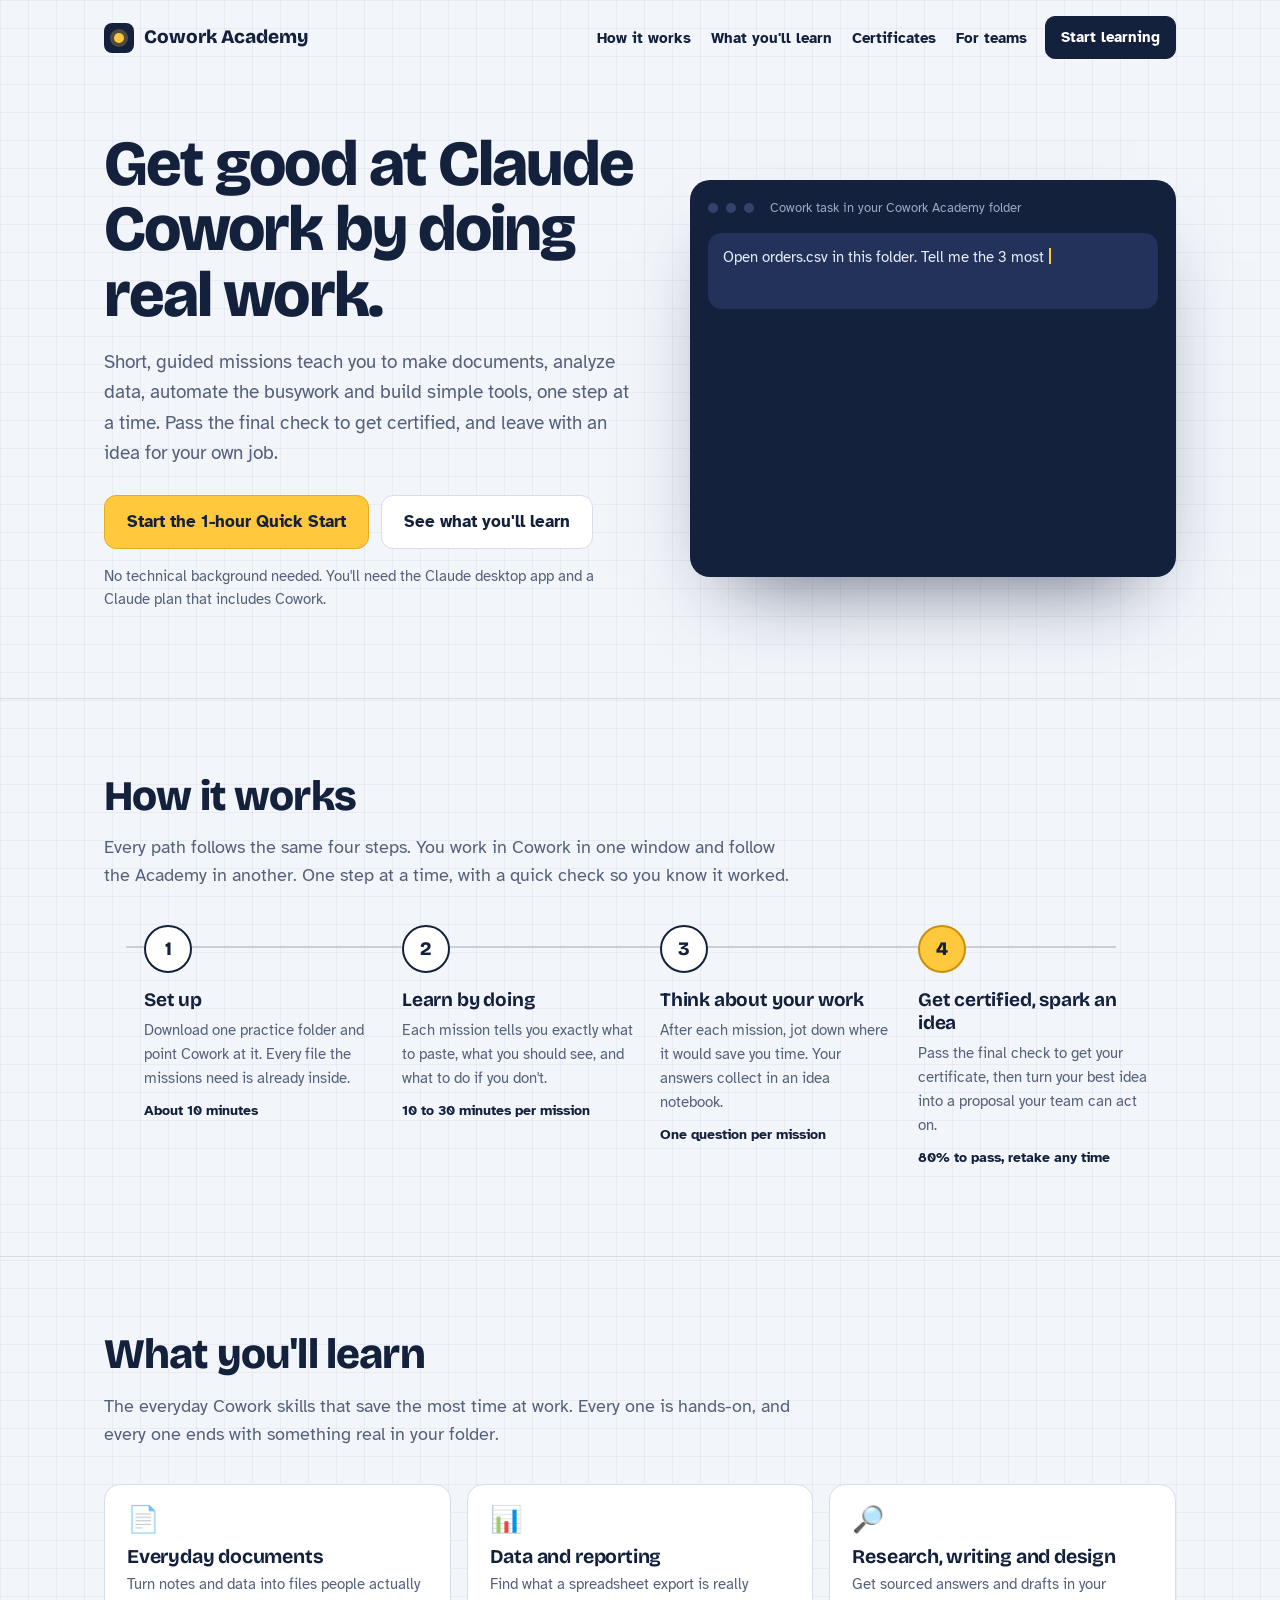
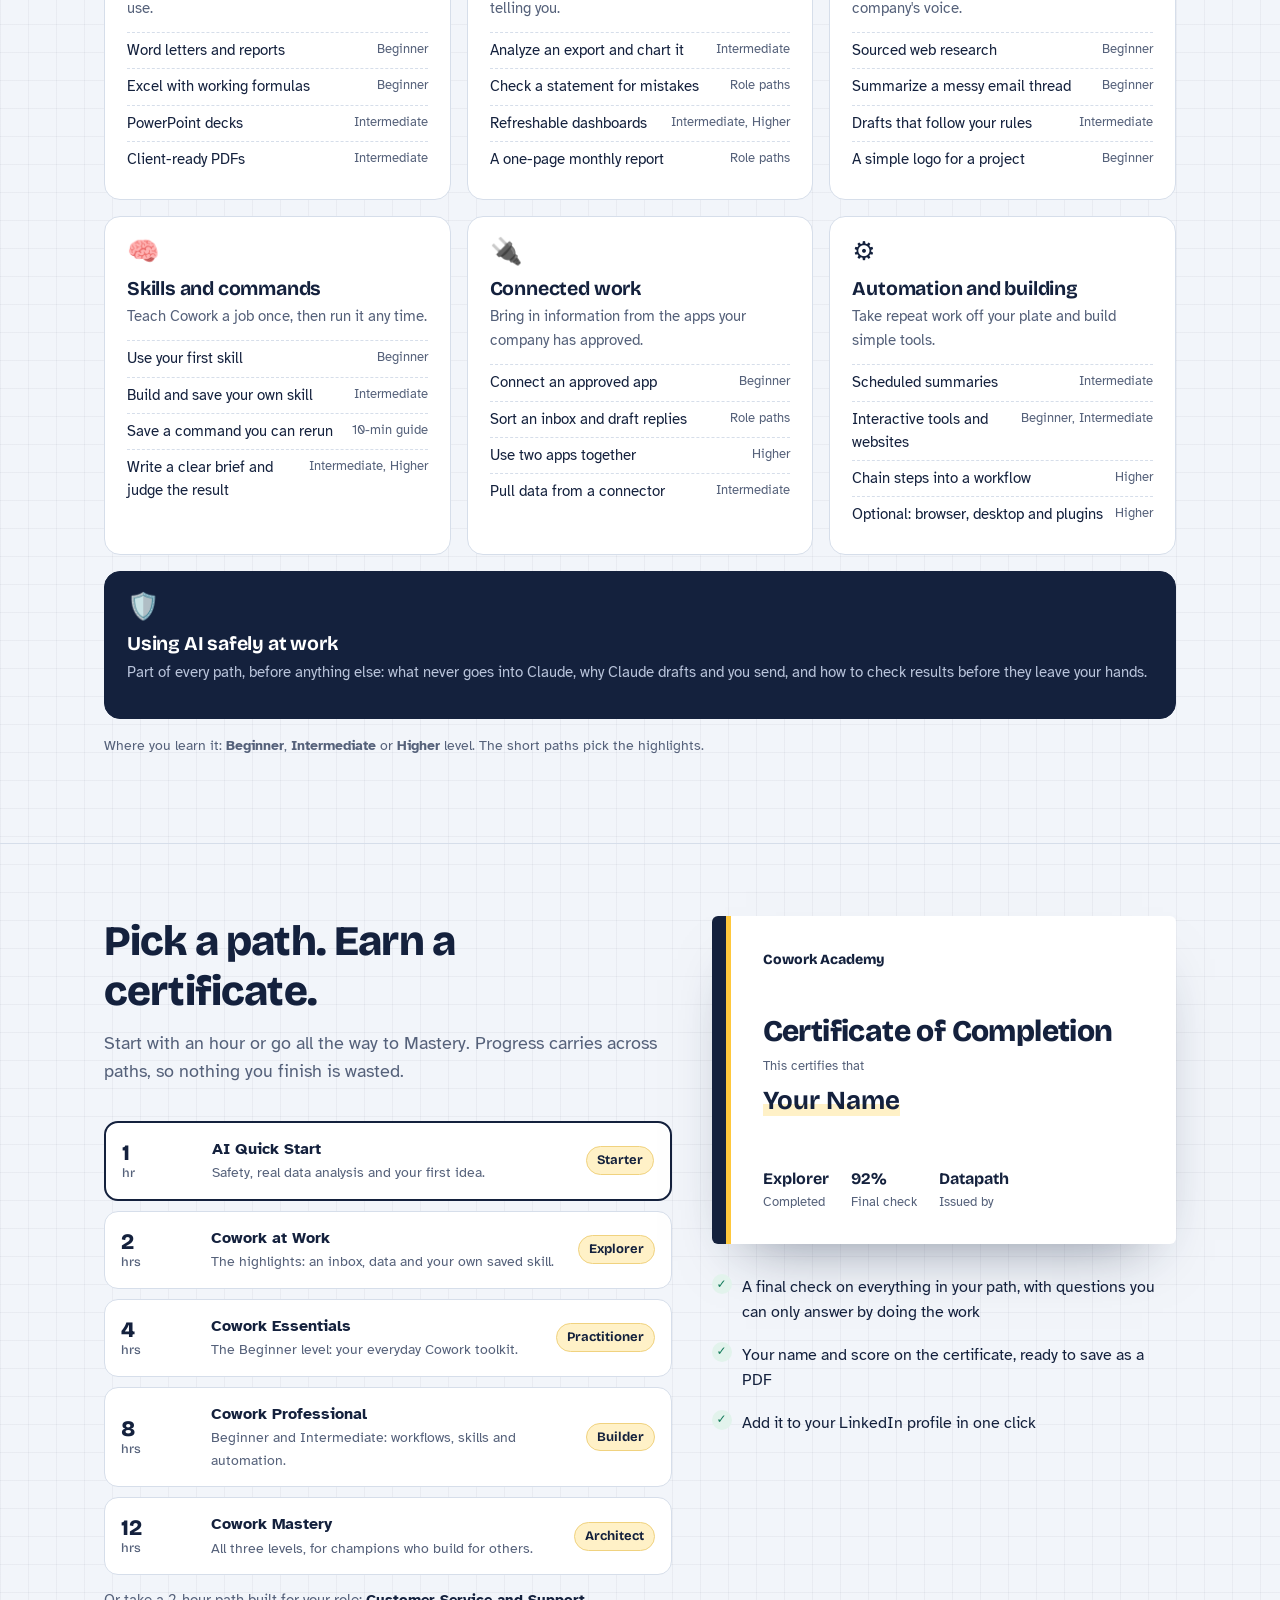
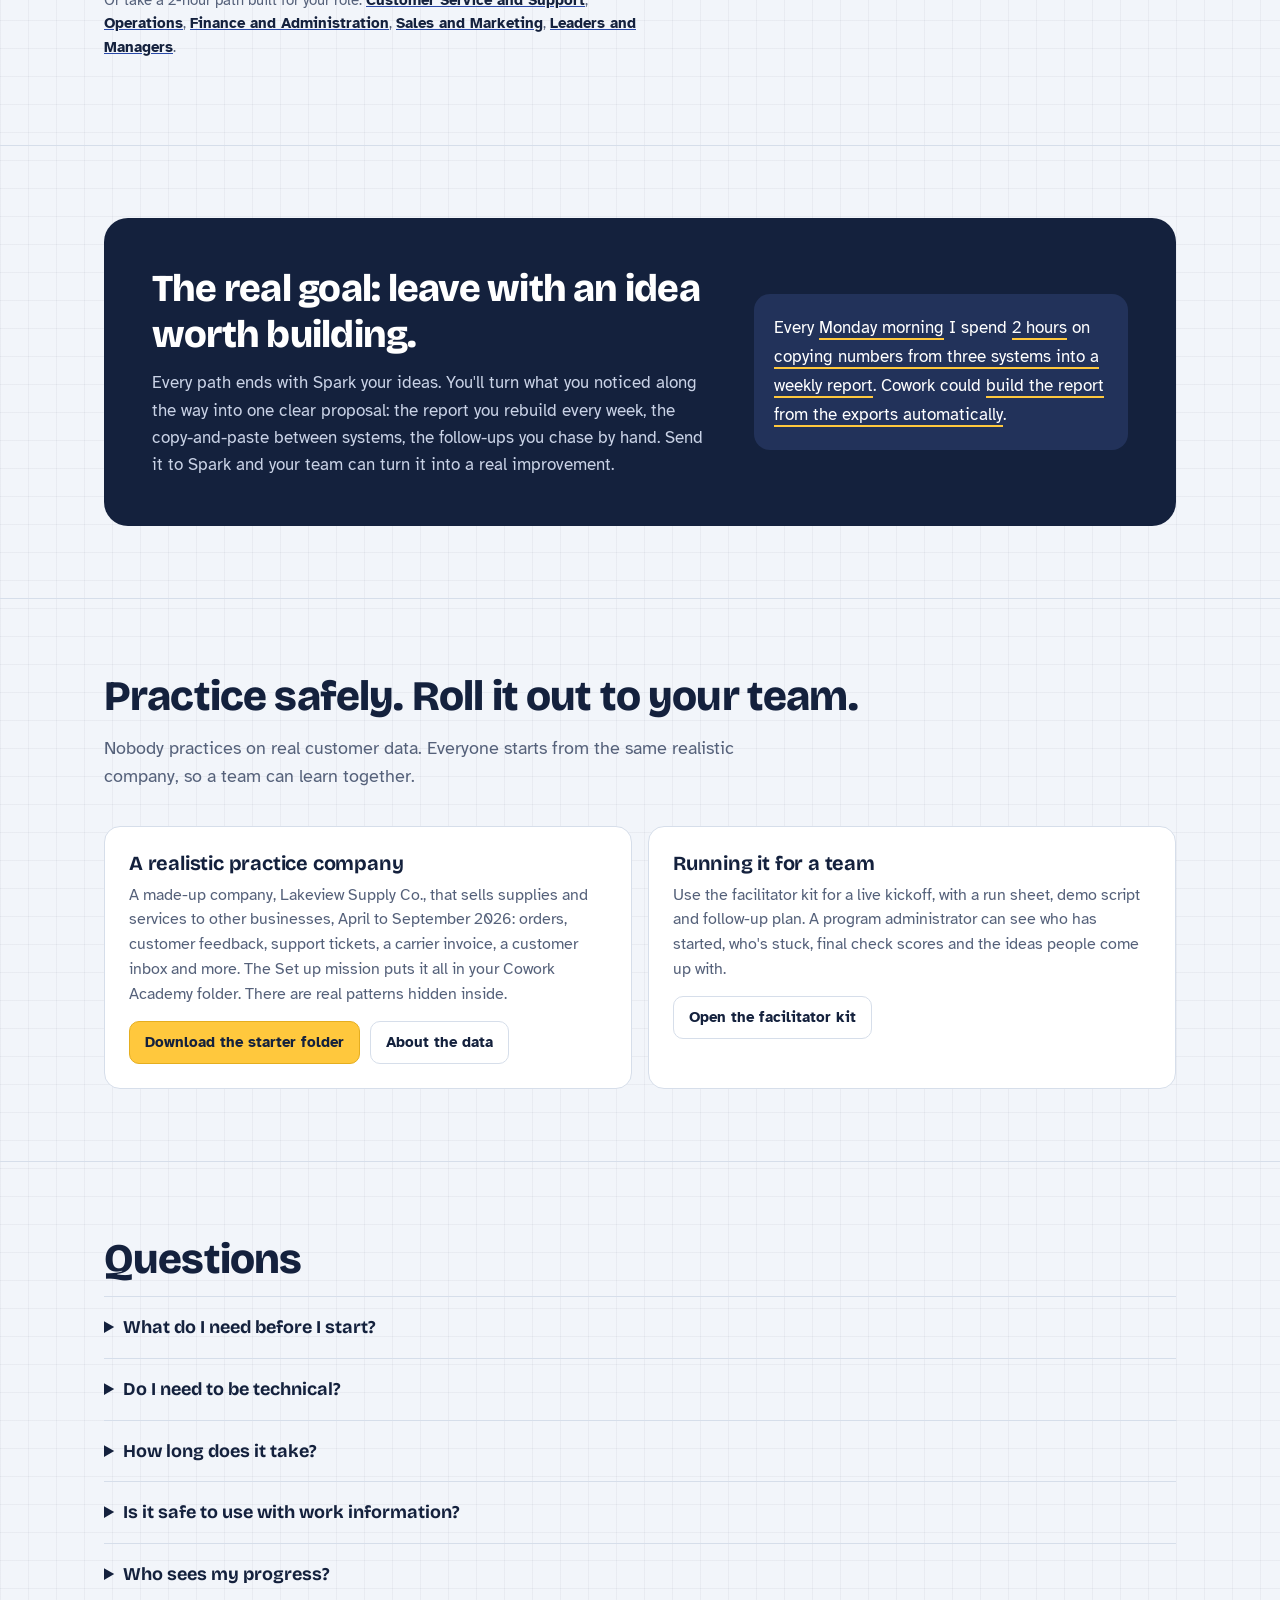
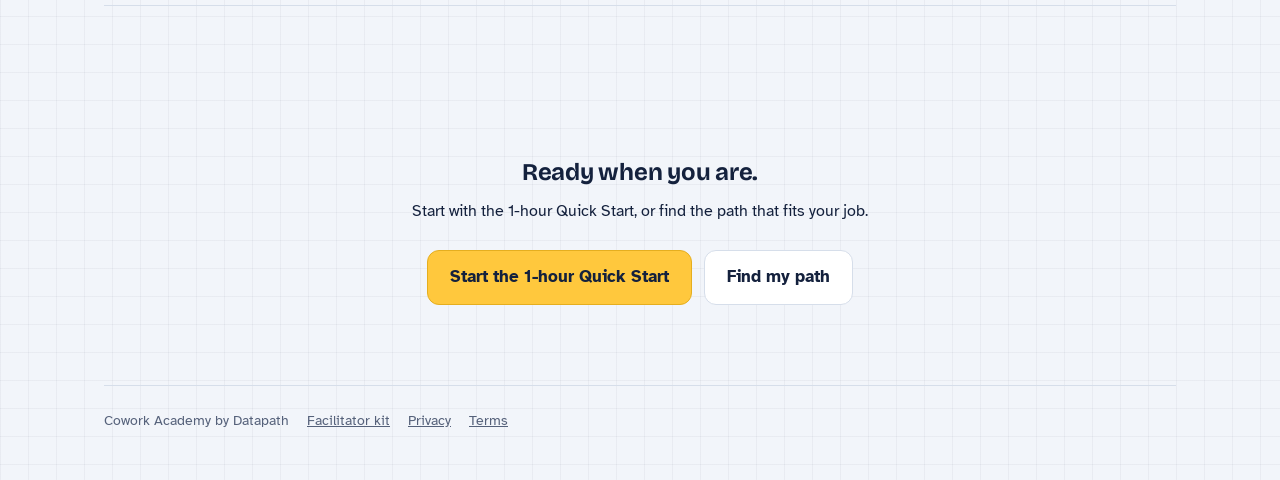
<file: index.html>
<!DOCTYPE html>
<html lang="en">
<head>
<meta charset="UTF-8">
<meta name="viewport" content="width=device-width, initial-scale=1.0">
<title>Cowork Academy</title>
<meta name="description" content="Hands-on training in Claude Cowork. Learn the skills by doing real work, get certified, and leave with an idea worth building.">
<meta property="og:title" content="Cowork Academy">
<meta property="og:description" content="Hands-on training in Claude Cowork, by Datapath. Learn by doing, get certified, spark an idea.">
<link rel="preconnect" href="https://fonts.googleapis.com">
<link rel="preconnect" href="https://fonts.gstatic.com" crossorigin>
<link href="https://fonts.googleapis.com/css2?family=Atkinson+Hyperlegible:ital,wght@0,400;0,700;1,400&family=Bricolage+Grotesque:opsz,wght@12..96,500;12..96,700;12..96,800&display=swap" rel="stylesheet">
<link rel="stylesheet" href="site.css">
<style>
  .wrap{max-width:1120px;margin:0 auto;padding:0 24px}
  /* top bar */
  .nav{display:flex;align-items:center;gap:18px;padding:16px 0;flex-wrap:wrap}
  .nav .links{display:flex;gap:20px;margin-left:auto;font-weight:700;font-size:15px}
  .nav .links a{color:var(--ink);text-decoration:none}
  .nav .links a:hover{color:var(--blue)}
  .edbadge{font-family:var(--display);font-weight:700;font-size:13px;background:var(--spark-soft);border:1px solid #E5AE1F;border-radius:999px;padding:3px 10px}
  .btn.big{font-size:16.5px;padding:13px 22px;border-radius:12px}
  /* hero */
  .hero{display:grid;grid-template-columns:1.05fr .95fr;gap:48px;align-items:center;padding:56px 0 72px}
  .hero h1{font-size:clamp(38px,5.4vw,64px);line-height:1.02;letter-spacing:-.03em;margin:0 0 20px;font-weight:800}
  .hero .lede{font-size:19px;max-width:32em}
  .ctas{display:flex;gap:12px;flex-wrap:wrap;margin-top:26px}
  .reassure{margin-top:16px;color:var(--slate);font-size:14.5px}
  /* the memorable thing: a Cowork task playing out */
  .task{background:var(--ink);border-radius:20px;padding:18px;color:#E8EDF7;box-shadow:0 40px 80px -40px rgba(20,33,61,.7);font-size:15px}
  .task .tbar{display:flex;align-items:center;gap:8px;color:#9AA8C7;font-size:13px;margin-bottom:14px}
  .task .tbar i{width:10px;height:10px;border-radius:50%;background:#33426A;display:inline-block}
  .task .tbar span{margin-left:8px}
  .msg{background:#22325A;border-radius:14px;padding:13px 15px;min-height:76px;font-size:15px;line-height:1.5}
  .msg .caret{display:inline-block;width:2px;height:1.05em;background:var(--spark);vertical-align:-2px;margin-left:1px;animation:blink 1s steps(1) infinite}
  @keyframes blink{50%{opacity:0}}
  .reply{margin-top:14px;opacity:0;transform:translateY(6px);transition:opacity .5s,transform .5s}
  .reply.on{opacity:1;transform:none}
  .reply ol{margin:0;padding-left:20px;line-height:1.55}
  .reply li{margin:4px 0}
  .reply b{color:#fff}
  .files{display:flex;gap:8px;flex-wrap:wrap;margin-top:14px}
  .file{background:#fff;color:var(--ink);border-radius:9px;padding:6px 10px;font-weight:700;font-size:13.5px;opacity:0;transform:scale(.92);transition:opacity .4s,transform .4s}
  .file.on{opacity:1;transform:none}
  .file em{font-style:normal;color:var(--slate);font-weight:400;margin-left:4px}
  /* sections */
  section.band{padding:72px 0;border-top:1px solid var(--line)}
  .band h2{font-size:clamp(28px,3.6vw,42px);margin:0 0 12px;letter-spacing:-.02em;font-weight:800;max-width:20em}
  .band .sub{color:var(--slate);font-size:17.5px;max-width:40em;margin:0 0 36px}
  /* how it works: a real sequence */
  .steps4{display:grid;grid-template-columns:repeat(4,1fr);gap:0;counter-reset:s;position:relative}
  .steps4 li{list-style:none;padding:0 22px 0 0;position:relative}
  .steps4 li::before{counter-increment:s;content:counter(s);display:grid;place-items:center;width:44px;height:44px;border-radius:50%;background:var(--card);border:2px solid var(--ink);font-family:var(--display);font-weight:800;font-size:19px;margin-bottom:16px;position:relative;z-index:1}
  .steps4 li:last-child::before{background:var(--spark);border-color:#C9900A}
  .steps4::before{content:"";position:absolute;left:22px;right:60px;top:21px;height:2px;background:var(--ink);opacity:.18}
  .steps4 h3{margin:0 0 6px;font-size:19px}
  .steps4 p{margin:0;color:var(--slate);font-size:15px}
  .steps4 .t{display:block;margin-top:10px;font-size:13.5px;font-weight:700;color:var(--ink)}
  /* skills catalog */
  .skills{display:grid;grid-template-columns:repeat(3,1fr);gap:16px}
  .skill{background:var(--card);border:1px solid var(--line);border-radius:16px;padding:22px}
  .skill .ic{font-size:26px;line-height:1}
  .skill h3{margin:12px 0 4px;font-size:19.5px}
  .skill p{margin:0 0 12px;color:var(--slate);font-size:15px}
  .skill ul{margin:0;padding:0;list-style:none;font-size:14.5px}
  .skill li{padding:6px 0;border-top:1px dashed var(--line);display:flex;justify-content:space-between;gap:10px}
  .skill li span{white-space:nowrap;font-size:12.5px;color:var(--slate)}
  .skill.safe{background:var(--ink);color:#fff;border-color:var(--ink)}
  .skill.safe p,.skill.safe li span{color:#B9C4DB}
  .skill.safe li{border-top-color:#33426A}
  .legend{margin-top:16px;color:var(--slate);font-size:14px}
  /* paths and certificates */
  .certgrid{display:grid;grid-template-columns:1.1fr .9fr;gap:40px;align-items:start}
  .paths{display:grid;gap:10px}
  .path{display:grid;grid-template-columns:76px 1fr auto;gap:14px;align-items:center;background:var(--card);border:1px solid var(--line);border-radius:14px;padding:14px 16px;text-decoration:none;color:var(--ink)}
  .path:hover{border-color:var(--ink)}
  .path .hrs{font-family:var(--display);font-weight:800;font-size:22px;line-height:1}
  .path .hrs small{display:block;font-size:12.5px;font-weight:500;color:var(--slate);margin-top:3px}
  .path .nm{font-weight:700}
  .path .ds{color:var(--slate);font-size:14px}
  .path .cr{font-family:var(--display);font-weight:700;font-size:13px;background:var(--spark-soft);border:1px solid #F0D27F;border-radius:999px;padding:3px 10px;white-space:nowrap}
  .path.rec{border:2px solid var(--ink)}
  .roles{margin-top:14px;color:var(--slate);font-size:14.5px}
  .roles b{color:var(--ink)}
  .mini{background:#fff;border-radius:6px;aspect-ratio:1.414/1;position:relative;padding:7% 8% 7% 11%;box-shadow:0 30px 60px -34px rgba(20,33,61,.55);display:flex;flex-direction:column;justify-content:space-between;overflow:hidden}
  .mini::before{content:"";position:absolute;left:0;top:0;bottom:0;width:3.2%;background:var(--ink)}
  .mini::after{content:"";position:absolute;left:3.2%;top:0;bottom:0;width:1%;background:var(--spark)}
  .mini .k{font-family:var(--display);font-weight:800;font-size:14px}
  .mini .h{font-family:var(--display);font-weight:800;font-size:clamp(20px,2.6vw,30px);line-height:1;letter-spacing:-.02em}
  .mini .n{font-family:var(--display);font-weight:700;font-size:clamp(18px,2.2vw,26px);background:linear-gradient(transparent 60%,var(--spark-soft) 60%);display:inline}
  .mini .f{display:flex;gap:22px;font-size:12.5px;color:var(--slate)}
  .mini .f b{display:block;color:var(--ink);font-family:var(--display);font-size:16px}
  .certnotes{margin:22px 0 0;padding:0;list-style:none}
  .certnotes li{padding:9px 0 9px 30px;position:relative;font-size:15.5px}
  .certnotes li::before{content:"✓";position:absolute;left:0;top:8px;width:20px;height:20px;border-radius:50%;background:var(--go-soft);color:var(--go);font-weight:800;font-size:12px;display:grid;place-items:center}
  /* spark */
  .sparkband{background:var(--ink);color:#fff;border-radius:24px;padding:48px;display:grid;grid-template-columns:1.2fr .8fr;gap:40px;align-items:center}
  .sparkband h2{color:#fff;margin:0 0 12px;font-size:clamp(26px,3.2vw,38px);font-weight:800;letter-spacing:-.02em}
  .sparkband p{color:#C9D2E6;font-size:17px;margin:0}
  .idea{background:#22325A;border-radius:16px;padding:20px;font-size:17px;line-height:1.7}
  .idea u{text-decoration:none;border-bottom:2px solid var(--spark);color:#fff}
  /* practice + teams */
  .two{display:grid;grid-template-columns:1fr 1fr;gap:16px}
  .panel{background:var(--card);border:1px solid var(--line);border-radius:16px;padding:24px}
  .panel h3{margin:0 0 8px;font-size:20px}
  .panel p{color:var(--slate);margin:0 0 14px;font-size:15.5px}
  .panel .row{display:flex;gap:10px;flex-wrap:wrap}
  /* faq */
  .faq details{border-top:1px solid var(--line);padding:16px 0}
  .faq details:last-child{border-bottom:1px solid var(--line)}
  .faq summary{cursor:pointer;font-family:var(--display);font-weight:700;font-size:18px}
  .faq p{color:var(--slate);margin:10px 0 0;max-width:46em}
  .final{text-align:center;padding:80px 0}
  .final h2{margin:0 auto 12px}
  .final .ctas{justify-content:center}
  footer{border-top:1px solid var(--line);padding:24px 0 48px;color:var(--slate);font-size:14px;display:flex;gap:18px;flex-wrap:wrap}
  footer a{color:var(--slate)}
  @media(max-width:900px){
    .hero,.certgrid,.sparkband,.two{grid-template-columns:1fr}
    .hero{padding:32px 0 48px;gap:32px}
    .skills{grid-template-columns:1fr 1fr}
    .steps4{grid-template-columns:1fr 1fr;row-gap:28px}.steps4::before{display:none}
    .nav .links{display:none}
    .sparkband{padding:28px}
  }
  @media(max-width:600px){
    .wrap{padding:0 16px}
    .skills,.steps4{grid-template-columns:1fr}
    section.band{padding:52px 0}
    .path{grid-template-columns:60px 1fr}.path .cr{grid-column:2;justify-self:start}
  }
  @media(prefers-reduced-motion:reduce){.reply,.file{transition:none}.msg .caret{animation:none}}
</style>
<script>
/* Same edition loader as learn.html: ?edition=avari switches and is remembered; ?edition=core switches back. */
(function(){var KNOWN=['avari'],p=new URLSearchParams(location.search).get('edition'),e='';
  try{if(p)localStorage.setItem('coworkAcademy.edition',KNOWN.indexOf(p)>=0?p:'');e=localStorage.getItem('coworkAcademy.edition')||'';}catch(x){e=p||'';}
  if(KNOWN.indexOf(e)<0)e='';
  document.write('<script src="course-data'+(e?'-'+e:'')+'.js"><\/script>');})();
</script>
</head>
<body>
<div class="wrap">
  <nav class="nav" aria-label="Main">
    <a class="brand" href="index.html"><span class="mark"><i></i></span>Cowork Academy</a>
    <span class="edbadge" id="edBadge" hidden></span>
    <div class="links"><a href="#how">How it works</a><a href="#learn">What you'll learn</a><a href="#certify">Certificates</a><a href="#teams">For teams</a></div>
    <a class="btn primary" href="learn.html" data-cta>Start learning</a>
  </nav>

  <header class="hero">
    <div>
      <h1>Get good at Claude Cowork by doing real work.</h1>
      <p class="lede">Short, guided missions teach you to make documents, analyze data, automate the busywork and build simple tools, one step at a time. Pass the final check to get certified, and leave with an idea for your own job.</p>
      <div class="ctas">
        <a class="btn spark big" href="learn.html?path=quick" id="heroGo">Start the 1-hour Quick Start</a>
        <a class="btn big" href="#learn">See what you'll learn</a>
      </div>
      <p class="reassure" id="reassure">No technical background needed. You'll need the Claude desktop app and a Claude plan that includes Cowork.</p>
    </div>
    <div class="task" aria-label="Example: a Cowork task">
      <div class="tbar"><i></i><i></i><i></i><span>Cowork task in your Cowork Academy folder</span></div>
      <div class="msg"><span id="typed"></span><span class="caret" aria-hidden="true"></span></div>
      <div class="reply" id="reply">
        <ol>
          <li><b>Sales reps win the biggest orders,</b> about $1,600 each, 40% more than online orders.</li>
          <li><b>Marketplace cancels most:</b> 13% of orders, more than double any other channel.</li>
          <li><b>West deliveries slowed from July,</b> and that's where low ratings cluster.</li>
        </ol>
      </div>
      <div class="files" id="files"><span class="file">findings.md</span><span class="file">revenue-by-channel.png<em>chart</em></span><span class="file">orders-report.docx</span></div>
    </div>
  </header>
</div>

<section class="band" id="how">
  <div class="wrap">
    <h2>How it works</h2>
    <p class="sub">Every path follows the same four steps. You work in Cowork in one window and follow the Academy in another. One step at a time, with a quick check so you know it worked.</p>
    <ol class="steps4">
      <li><h3>Set up</h3><p>Download one practice folder and point Cowork at it. Every file the missions need is already inside.</p><span class="t">About 10 minutes</span></li>
      <li><h3>Learn by doing</h3><p>Each mission tells you exactly what to paste, what you should see, and what to do if you don't.</p><span class="t">10 to 30 minutes per mission</span></li>
      <li><h3>Think about your work</h3><p>After each mission, jot down where it would save you time. Your answers collect in an idea notebook.</p><span class="t">One question per mission</span></li>
      <li><h3>Get certified, spark an idea</h3><p>Pass the final check to get your certificate, then turn your best idea into a proposal your team can act on.</p><span class="t">80% to pass, retake any time</span></li>
    </ol>
  </div>
</section>

<section class="band" id="learn">
  <div class="wrap">
    <h2>What you'll learn</h2>
    <p class="sub">The everyday Cowork skills that save the most time at work. Every one is hands-on, and every one ends with something real in your folder.</p>
    <div class="skills" id="skills"></div>
    <p class="legend">Where you learn it: <b>Beginner</b>, <b>Intermediate</b> or <b>Higher</b> level. The short paths pick the highlights.</p>
  </div>
</section>

<section class="band" id="certify">
  <div class="wrap certgrid">
    <div>
      <h2>Pick a path. Earn a certificate.</h2>
      <p class="sub">Start with an hour or go all the way to Mastery. Progress carries across paths, so nothing you finish is wasted.</p>
      <div class="paths" id="paths"></div>
      <p class="roles" id="roles"></p>
    </div>
    <div>
      <div class="mini" aria-label="Example certificate">
        <div class="k">Cowork Academy</div>
        <div><div class="h">Certificate of Completion</div><div style="margin:10px 0 4px;font-size:12.5px;color:var(--slate)">This certifies that</div><div class="n">Your Name</div></div>
        <div class="f"><div><b>Explorer</b>Completed</div><div><b>92%</b>Final check</div><div><b>Datapath</b>Issued by</div></div>
      </div>
      <ul class="certnotes">
        <li>A final check on everything in your path, with questions you can only answer by doing the work</li>
        <li>Your name and score on the certificate, ready to save as a PDF</li>
        <li>Add it to your LinkedIn profile in one click</li>
      </ul>
    </div>
  </div>
</section>

<section class="band">
  <div class="wrap">
    <div class="sparkband">
      <div>
        <h2>The real goal: leave with an idea worth building.</h2>
        <p>Every path ends with Spark your ideas. You'll turn what you noticed along the way into one clear proposal: the report you rebuild every week, the copy-and-paste between systems, the follow-ups you chase by hand. Send it to Spark and your team can turn it into a real improvement.</p>
      </div>
      <div class="idea" id="ideaEx"></div>
    </div>
  </div>
</section>

<section class="band" id="teams">
  <div class="wrap">
    <h2>Practice safely. Roll it out to your team.</h2>
    <p class="sub">Nobody practices on real customer data. Everyone starts from the same realistic company, so a team can learn together.</p>
    <div class="two">
      <div class="panel">
        <h3>A realistic practice company</h3>
        <p id="packText"></p>
        <div class="row" id="packLinks"></div>
      </div>
      <div class="panel">
        <h3>Running it for a team</h3>
        <p>Use the facilitator kit for a live kickoff, with a run sheet, demo script and follow-up plan. A program administrator can see who has started, who's stuck, final check scores and the ideas people come up with.</p>
        <div class="row"><a class="btn" href="facilitator.html">Open the facilitator kit</a></div>
      </div>
    </div>
  </div>
</section>

<section class="band faq">
  <div class="wrap">
    <h2>Questions</h2>
    <details><summary>What do I need before I start?</summary><p>The Claude desktop app on your computer, signed in with a Claude plan that includes Cowork (your company provides this). The Set up mission walks you through the rest in about 10 minutes.</p></details>
    <details><summary>Do I need to be technical?</summary><p>No. Every step tells you what to paste, what you should see, and what to do if you don't. If you can write an email, you can do this.</p></details>
    <details><summary>How long does it take?</summary><p>The Quick Start takes an hour, and Cowork at Work and the role paths take about two hours each. The full levels take half a day to two days. You can stop at any time; your progress is saved.</p></details>
    <details><summary>Is it safe to use with work information?</summary><p>You practice on made-up data, so nothing real is at risk while you learn. The first mission covers the three habits for using Claude at work: keep private things private, Claude drafts and you send, and check before you share.</p></details>
    <details><summary>Who sees my progress?</summary><p>Your name, email and completed steps are shared with your program administrator so they can support you. Your personal notes stay on your device. See the <a href="privacy.html">privacy notice</a>.</p></details>
  </div>
</section>

<div class="wrap final">
  <h2>Ready when you are.</h2>
  <p class="sub" style="margin:0 auto 4px">Start with the 1-hour Quick Start, or find the path that fits your job.</p>
  <div class="ctas">
    <a class="btn spark big" href="learn.html?path=quick" data-quick>Start the 1-hour Quick Start</a>
    <a class="btn big" href="learn.html#paths">Find my path</a>
  </div>
</div>

<div class="wrap"><footer>
  <span>Cowork Academy by Datapath</span>
  <a href="facilitator.html">Facilitator kit</a><a href="privacy.html">Privacy</a><a href="terms.html">Terms</a>
  <a href="?edition=core" id="switchEd" hidden>Switch to the general course</a>
</footer></div>

<script>
const esc=t=>String(t).replace(/&/g,'&amp;').replace(/</g,'&lt;').replace(/>/g,'&gt;');

/* Skills catalog. Levels: B = Beginner, I = Intermediate, H = Higher. */
const SKILLS=[
  {ic:'📄',h:'Everyday documents',p:'Turn notes and data into files people actually use.',items:[['Word letters and reports','B'],['Excel with working formulas','B'],['PowerPoint decks','I'],['Client-ready PDFs','I']]},
  {ic:'📊',h:'Data and reporting',p:'Find what a spreadsheet export is really telling you.',items:[['Analyze an export and chart it','I'],['Check a statement for mistakes','Role'],['Refreshable dashboards','I, H'],['A one-page monthly report','Role']]},
  {ic:'🔎',h:'Research, writing and design',p:'Get sourced answers and drafts in your company\'s voice.',items:[['Sourced web research','B'],['Summarize a messy email thread','B'],['Drafts that follow your rules','I'],['A simple logo for a project','B']]},
  {ic:'🧠',h:'Skills and commands',p:'Teach Cowork a job once, then run it any time.',items:[['Use your first skill','B'],['Build and save your own skill','I'],['Save a command you can rerun','Guide'],['Write a clear brief and judge the result','I, H']]},
  {ic:'🔌',h:'Connected work',p:'Bring in information from the apps your company has approved.',items:[['Connect an approved app','B'],['Sort an inbox and draft replies','Role'],['Use two apps together','H'],['Pull data from a connector','I']]},
  {ic:'⚙️',h:'Automation and building',p:'Take repeat work off your plate and build simple tools.',items:[['Scheduled summaries','I'],['Interactive tools and websites','B, I'],['Chain steps into a workflow','H'],['Optional: browser, desktop and plugins','H']]},
];
const LV={B:'Beginner',I:'Intermediate',H:'Higher',Role:'Role paths',Guide:'10-min guide'};
const lvl=s=>s.split(', ').map(x=>LV[x]||x).join(', ');
document.getElementById('skills').innerHTML=SKILLS.map(s=>`<div class="skill"><div class="ic" aria-hidden="true">${s.ic}</div><h3>${s.h}</h3><p>${s.p}</p><ul>${s.items.map(([n,l])=>`<li>${esc(n)}<span>${esc(lvl(l))}</span></li>`).join('')}</ul></div>`).join('')
 +`<div class="skill safe" style="grid-column:1/-1"><div class="ic" aria-hidden="true">🛡️</div><h3>Using AI safely at work</h3><p>Part of every path, before anything else: what never goes into Claude, why Claude drafts and you send, and how to check results before they leave your hands.</p></div>`;

/* Paths and certificates (same as learn.html). */
const PATHS=[['quick',1,'hr','AI Quick Start','Safety, real data analysis and your first idea.','Starter'],
 ['explorer',2,'hrs','Cowork at Work','The highlights: an inbox, data and your own saved skill.','Explorer'],
 ['essentials',4,'hrs','Cowork Essentials','The Beginner level: your everyday Cowork toolkit.','Practitioner'],
 ['professional',8,'hrs','Cowork Professional','Beginner and Intermediate: workflows, skills and automation.','Builder'],
 ['mastery',12,'hrs','Cowork Mastery','All three levels, for champions who build for others.','Architect']];
document.getElementById('paths').innerHTML=PATHS.map(([id,h,u,n,d,c],i)=>`<a class="path${i===0?' rec':''}" href="learn.html?path=${id}"><div class="hrs">${h}<small>${u}</small></div><div><div class="nm">${n}</div><div class="ds">${d}</div></div><span class="cr">${c}</span></a>`).join('');

/* Edition-specific parts: badge, roles, practice data, idea example, returning learner. */
(function(){
  if(typeof EDITION==='undefined')return;
  if(EDITION.badge){const b=document.getElementById('edBadge');b.textContent=EDITION.badge;b.hidden=false;document.getElementById('switchEd').hidden=false;}
  document.getElementById('roles').innerHTML='Or take a 2-hour path built for your role: '+ROLES.map(r=>`<a href="learn.html?path=role-${r.id}"><b>${esc(r.name)}</b></a>`).join(', ')+'.';
  document.getElementById('packText').textContent=EDITION.dataPack.text;
  const dd=EDITION.dataDir;
  document.getElementById('packLinks').innerHTML=`<a class="btn spark" href="${dd}cowork-academy-starter.zip" download>Download the starter folder</a><a class="btn" href="${dd}README.txt" target="_blank" rel="noopener">About the data</a>`;
  const x=EDITION.ideaExample;
  document.getElementById('ideaEx').innerHTML=`Every <u>${esc(x.when)}</u> I spend <u>${esc(x.time)}</u> on <u>${esc(x.task)}</u>. Cowork could <u>${esc(x.what)}</u>.`;
  try{const s=JSON.parse(localStorage.getItem(EDITION.storeKey)||'null');
    const started=s&&s.progress&&Object.values(s.progress).some(g=>g&&Object.keys(g).length);
    if(started){const g=document.getElementById('heroGo');g.textContent='Continue where you left off';g.href='learn.html';
      document.querySelectorAll('[data-cta]').forEach(a=>a.textContent='Continue learning');
      document.getElementById('reassure').textContent='Your progress is saved on this device. Pick up at your next step.';}}catch(e){}
})();

/* The hero task plays once: the prompt types, the findings appear, the files land. */
(function(){
  const prompt='Open '+(typeof EDITION!=='undefined'?EDITION.dataPack.files[0]:'orders.csv')+' in this folder. Tell me the 3 most important findings, with the numbers, and save a chart.';
  const t=document.getElementById('typed'),reply=document.getElementById('reply'),files=[...document.querySelectorAll('.file')];
  const done=()=>{t.textContent=prompt;reply.classList.add('on');files.forEach(f=>f.classList.add('on'));};
  if(typeof EDITION!=='undefined'&&EDITION.id!=='core'){reply.innerHTML='<ol><li><b>One channel earns the most per night,</b> another brings the most volume.</li><li><b>One channel cancels far more</b> than the rest.</li><li><b>Repeat problems cluster</b> at a handful of locations.</li></ol>';}
  if(matchMedia('(prefers-reduced-motion: reduce)').matches)return done();
  let i=0;const tick=()=>{t.textContent=prompt.slice(0,++i);if(i<prompt.length)setTimeout(tick,22+Math.random()*30);
    else setTimeout(()=>{reply.classList.add('on');files.forEach((f,k)=>setTimeout(()=>f.classList.add('on'),700+k*260));},450);};
  setTimeout(tick,500);
})();
</script>
</body>
</html>
</file>
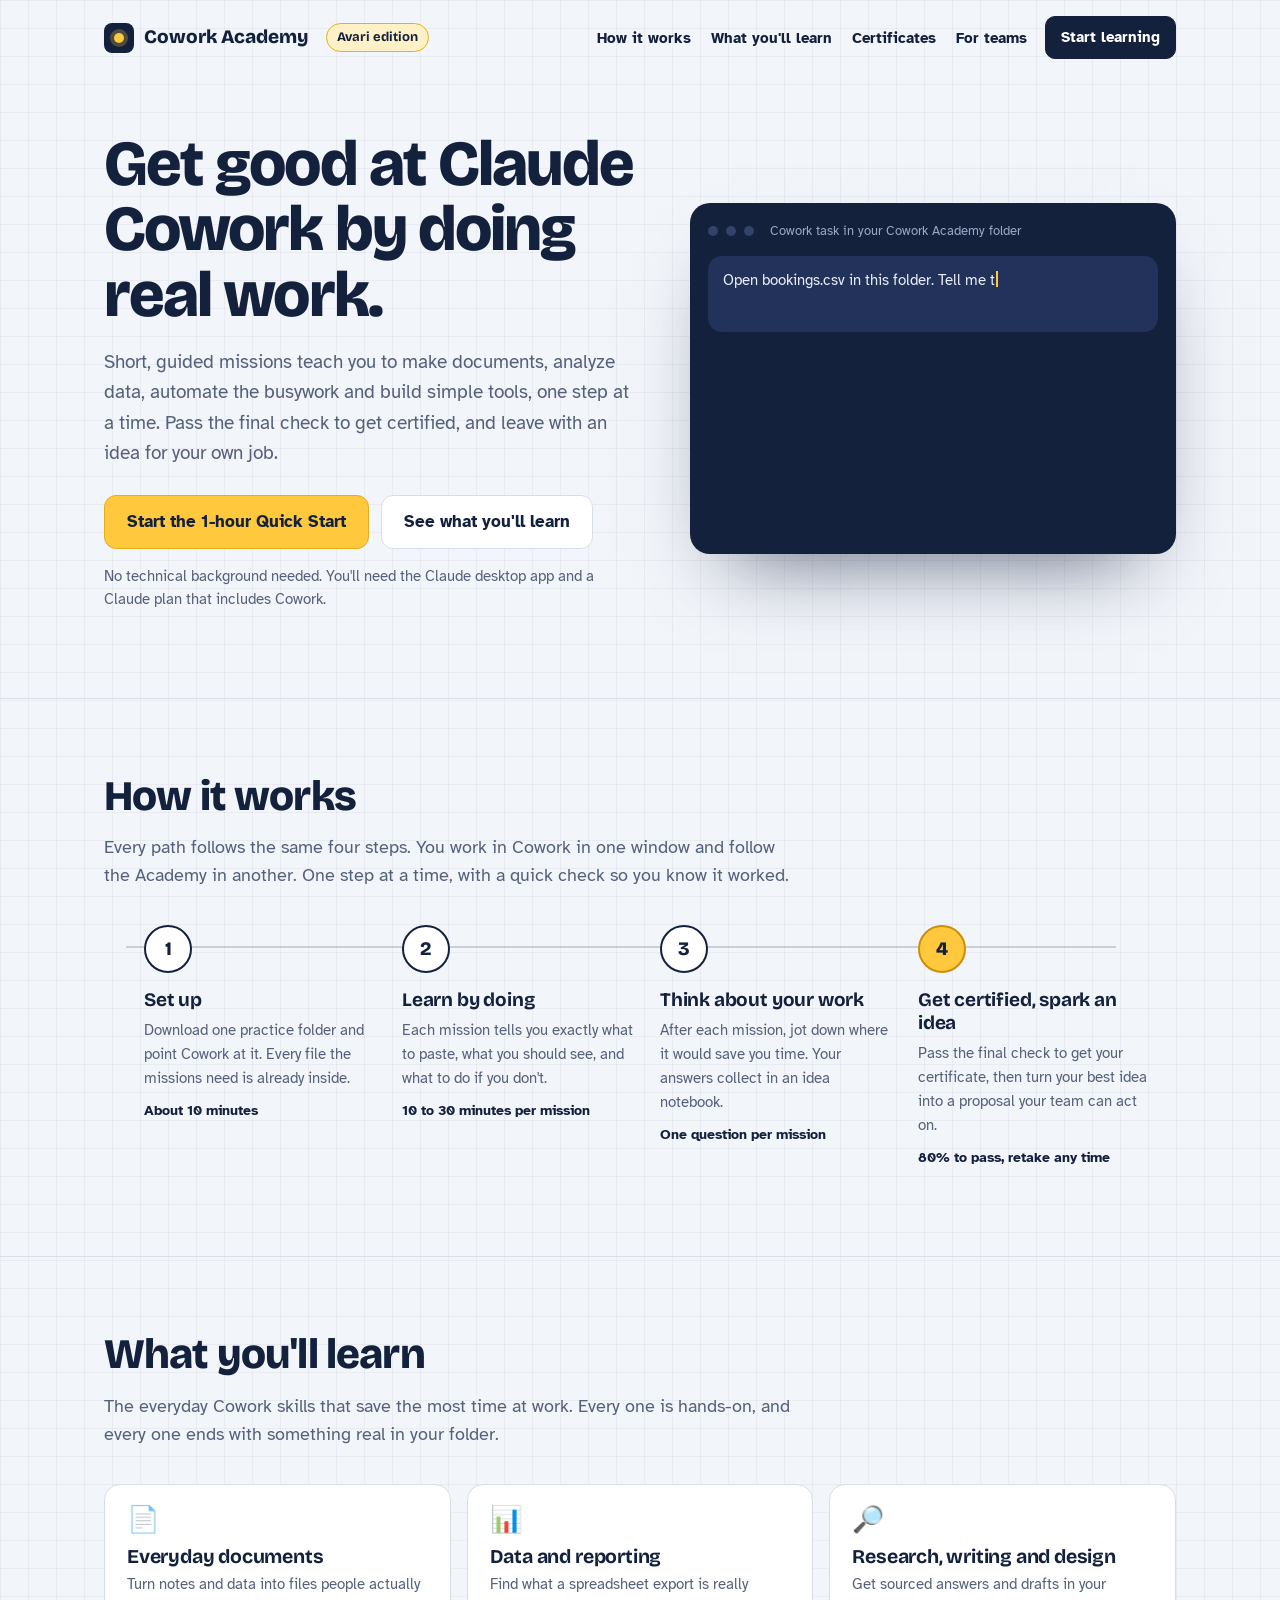
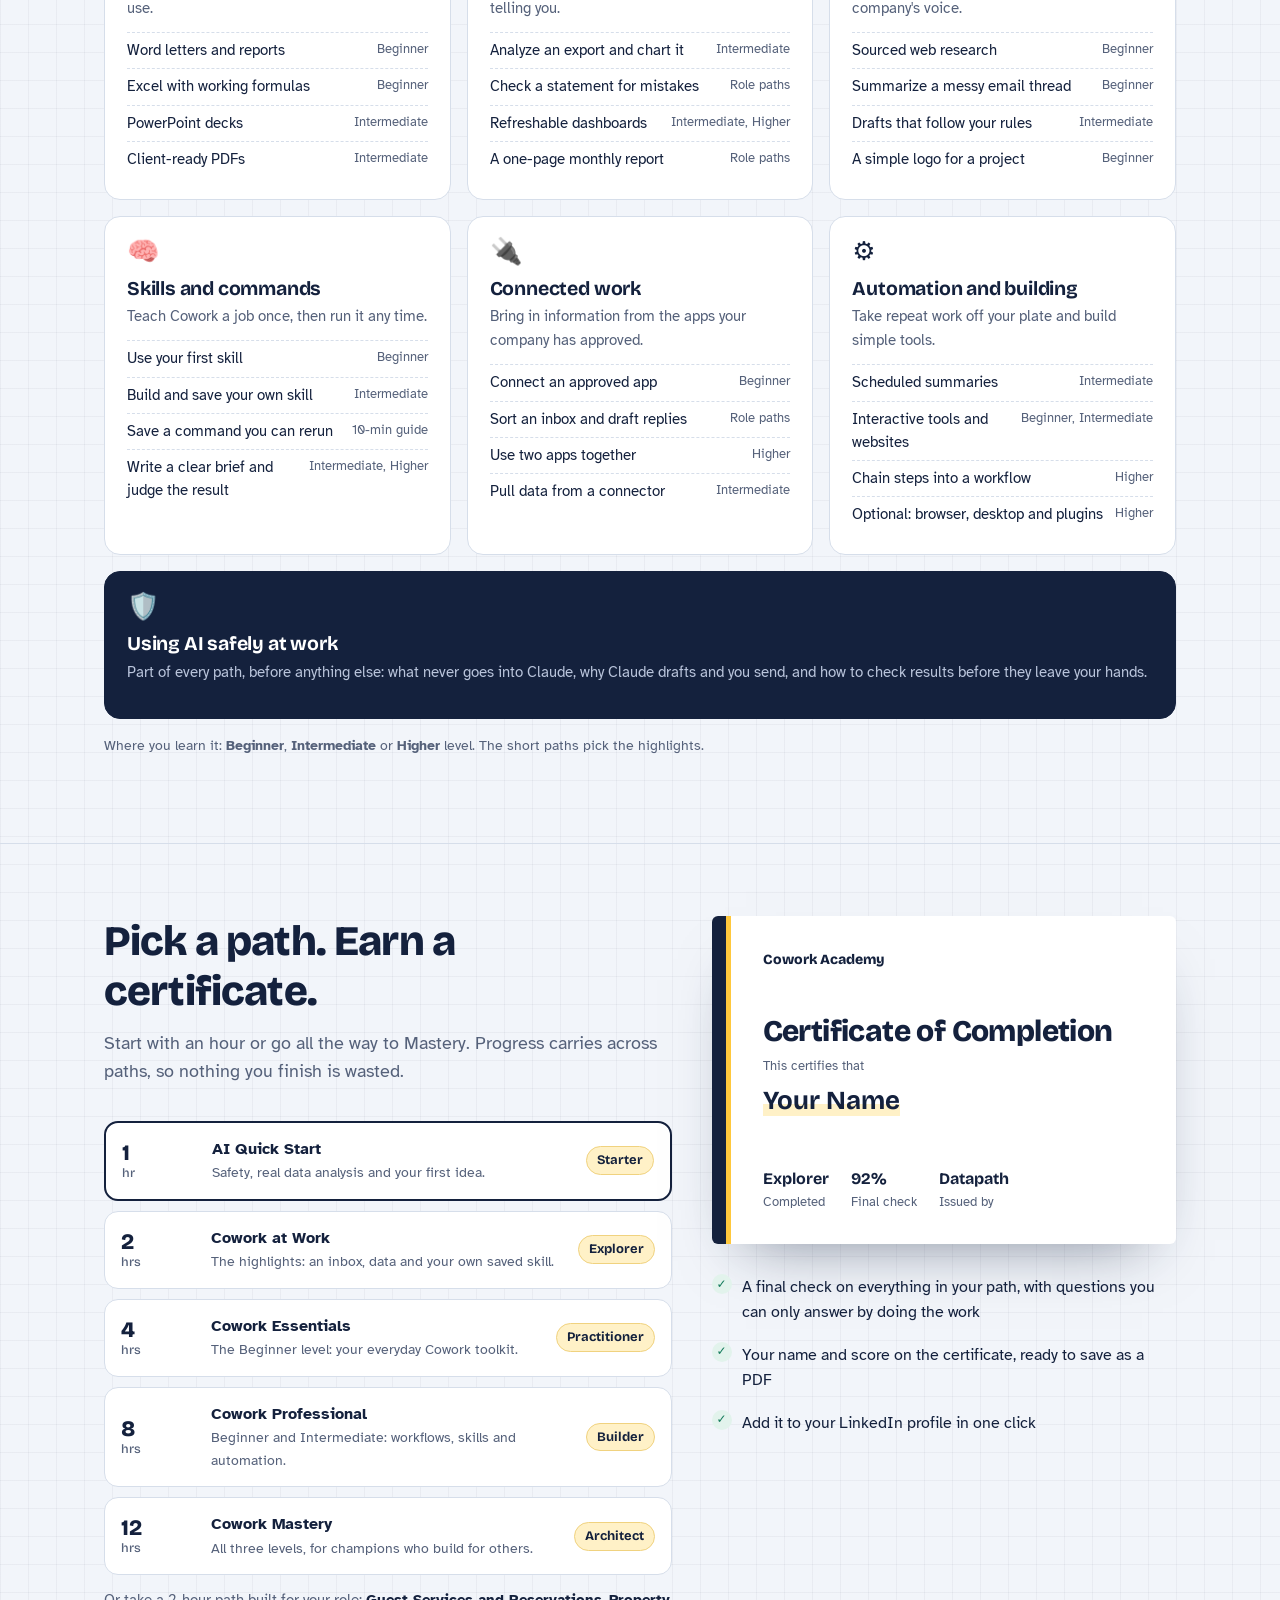
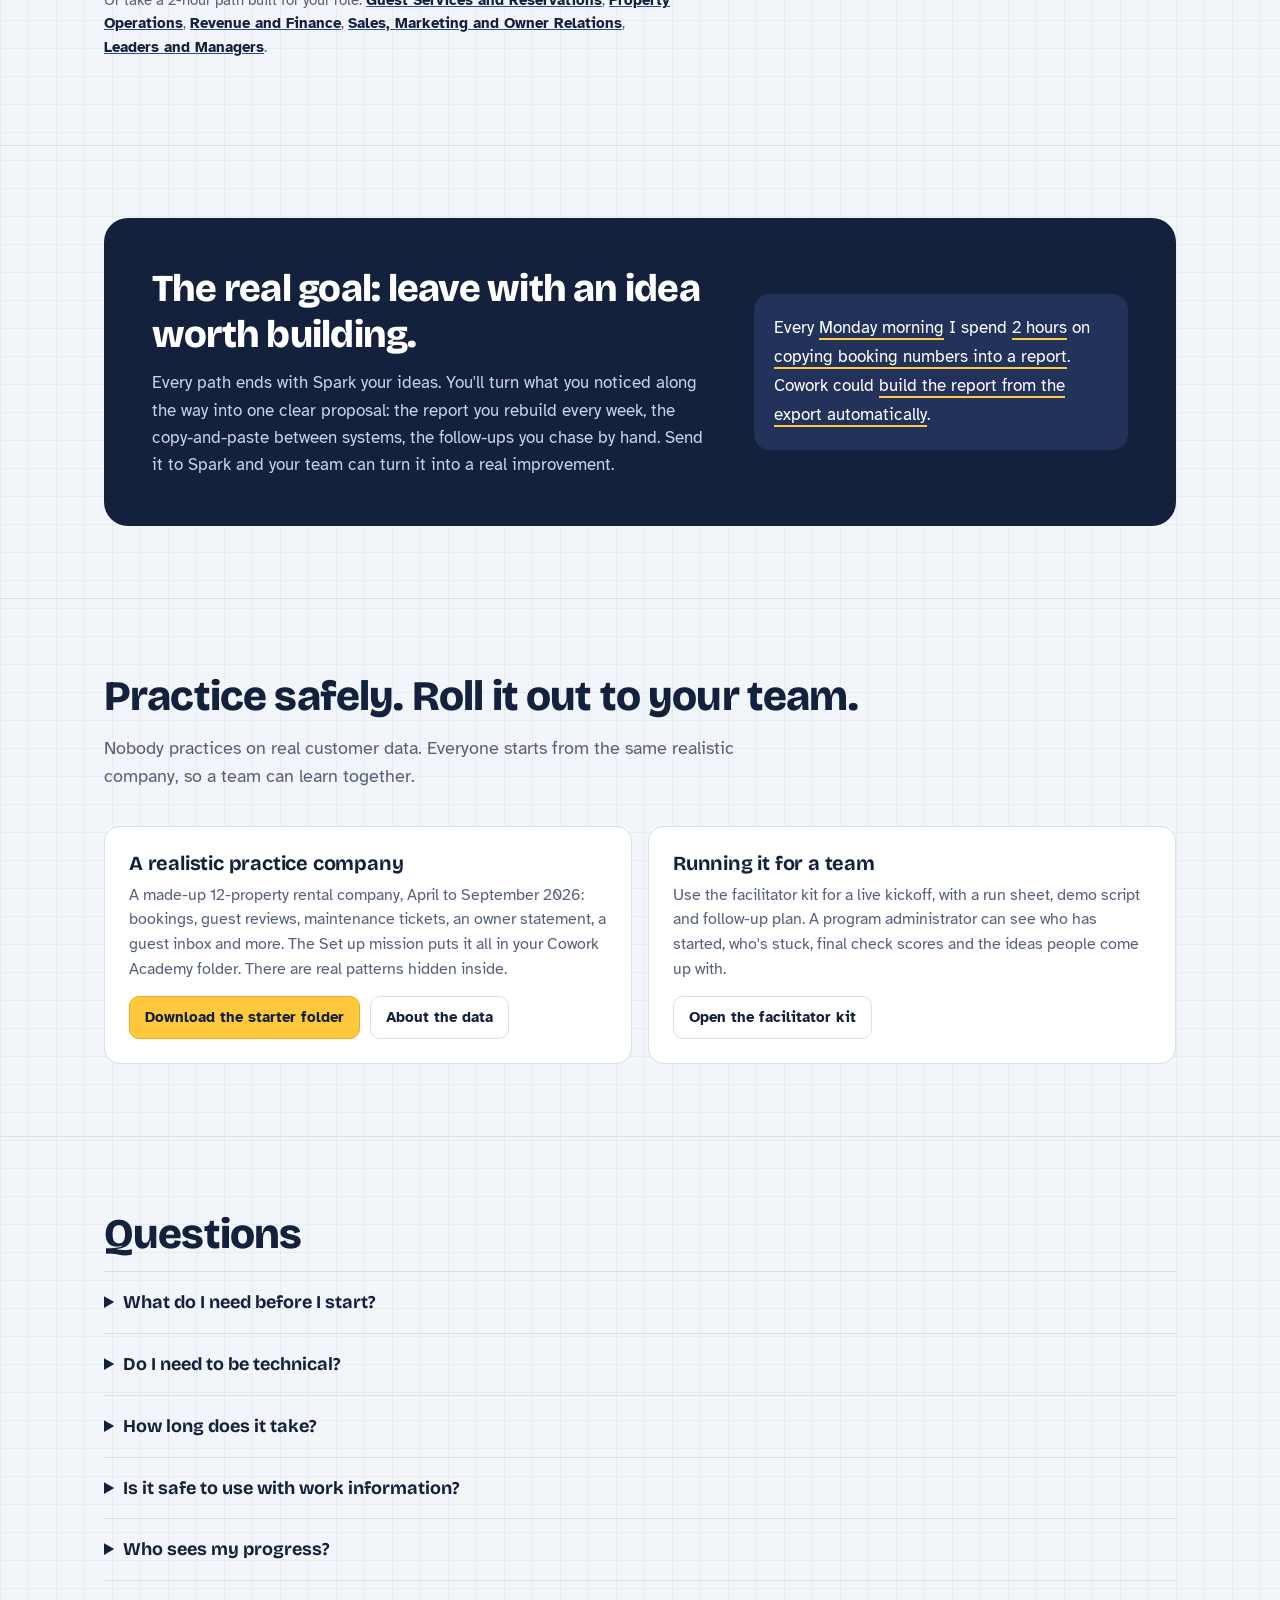
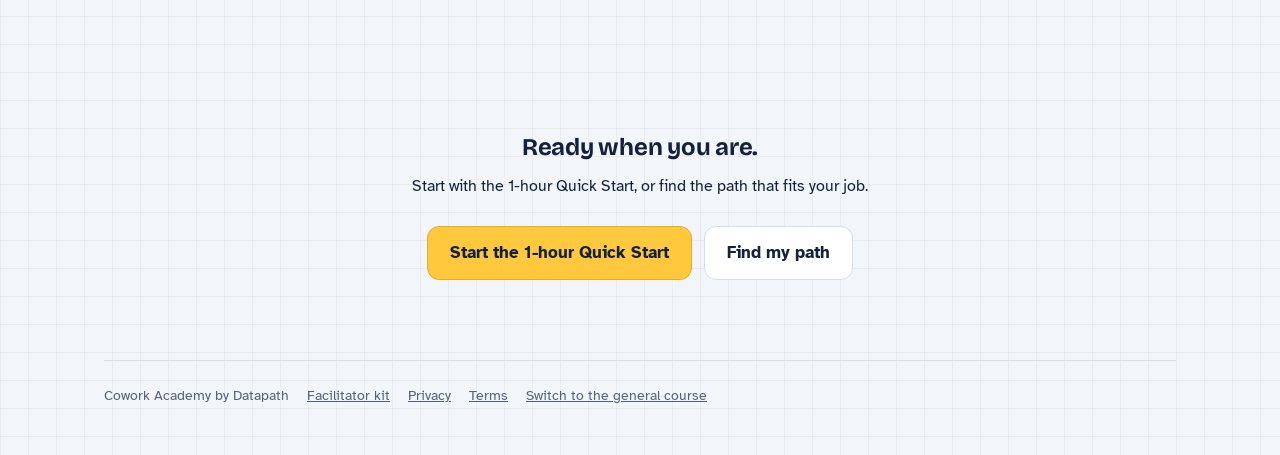
<file: avari/index.html>
<!DOCTYPE html>
<html lang="en">
<head>
<meta charset="UTF-8">
<meta name="viewport" content="width=device-width, initial-scale=1.0">
<title>Cowork Academy</title>
<meta http-equiv="refresh" content="0; url=../?edition=avari">
<script>location.replace('../?edition=avari'+location.hash);</script>
</head>
<body><p><a href="../?edition=avari">Open Cowork Academy</a></p></body>
</html>
</file>
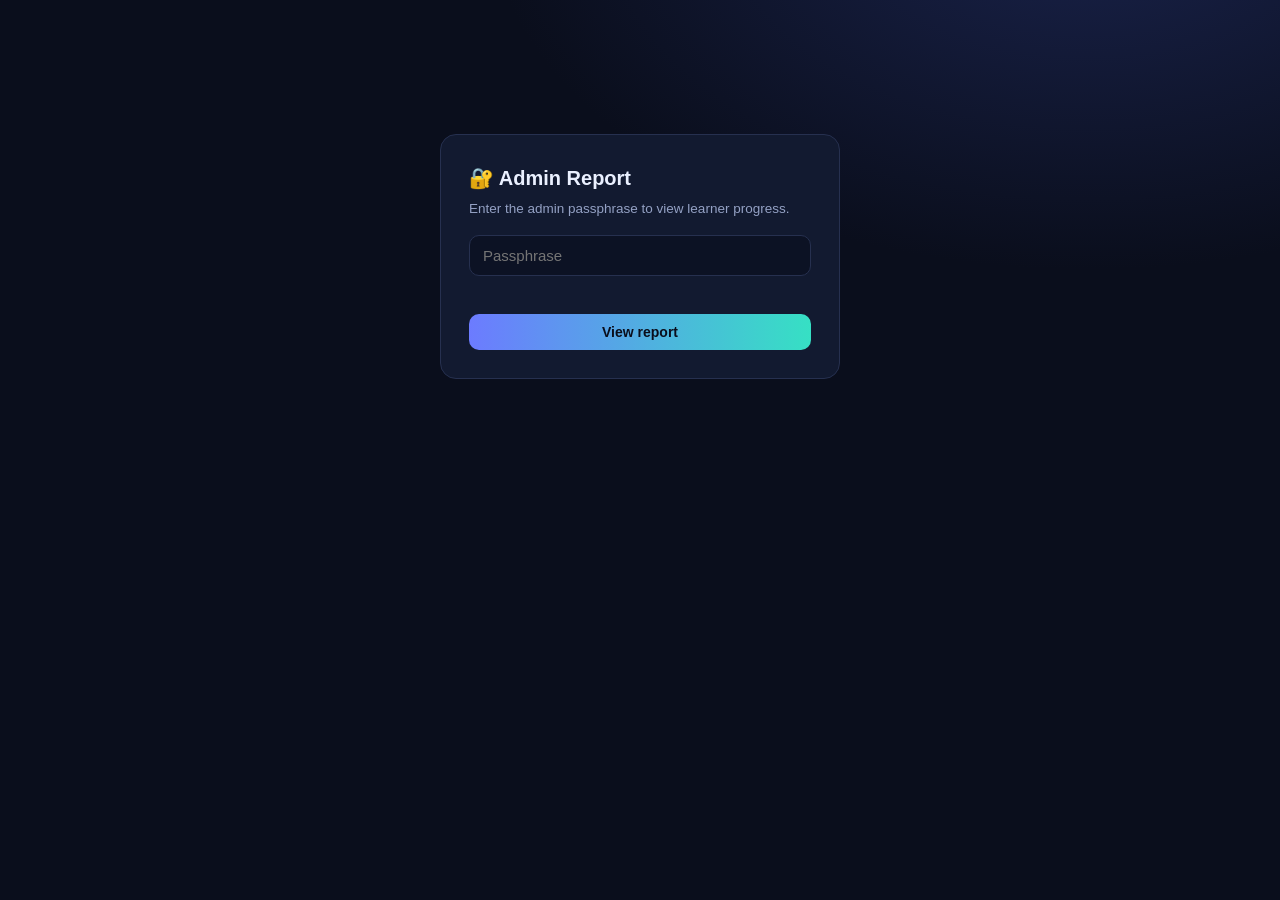
<file: admin.html>
<!DOCTYPE html>
<html lang="en">
<head>
<meta charset="UTF-8">
<meta name="viewport" content="width=device-width, initial-scale=1.0">
<title>Cowork Academy — Admin Report</title>
<style>
:root{--bg:#0a0e1c;--panel:#121a30;--panel2:#1a2440;--ink:#eaf0ff;--muted:#94a1c4;--line:#26304f;
  --accent:#6c7bff;--accent2:#36e0c4;--good:#46e0a0;--warn:#ffb23e;--bad:#ff6b8a;}
*{box-sizing:border-box}
body{margin:0;font-family:-apple-system,BlinkMacSystemFont,"Segoe UI",Roboto,Helvetica,Arial,sans-serif;
  background:radial-gradient(1000px 600px at 85% -10%,#19224a 0,transparent 60%),var(--bg);color:var(--ink);line-height:1.5;min-height:100vh}
.wrap{max-width:1160px;margin:0 auto;padding:26px 20px 80px}
h1{font-size:26px;margin:0 0 2px}
.sub{color:var(--muted);font-size:14px;margin:0 0 20px}
button{font-family:inherit;font-size:14px;font-weight:700;border-radius:10px;border:1px solid var(--line);padding:10px 16px;cursor:pointer;background:var(--panel2);color:var(--ink)}
button.primary{background:linear-gradient(90deg,var(--accent),var(--accent2));color:#0a0e1c;border:none}
button:hover{border-color:var(--accent)}
input{background:#0c1224;border:1px solid var(--line);border-radius:10px;color:var(--ink);padding:11px 13px;font-size:15px;font-family:inherit}
.hide{display:none!important}
.gate{max-width:400px;margin:12vh auto 0;background:var(--panel);border:1px solid var(--line);border-radius:16px;padding:28px}
.gate h2{margin:0 0 6px;font-size:20px}
.gate p{color:var(--muted);font-size:13.5px;margin:0 0 16px}
.gate input{width:100%}
.gate button{width:100%;margin-top:14px}
.gate .err{color:var(--bad);font-size:13px;min-height:16px;margin-top:8px}
.bar{display:flex;justify-content:space-between;align-items:center;gap:12px;flex-wrap:wrap;margin-bottom:18px}
.cards{display:grid;grid-template-columns:repeat(auto-fit,minmax(150px,1fr));gap:12px;margin-bottom:22px}
.card{background:var(--panel);border:1px solid var(--line);border-radius:14px;padding:16px}
.card .n{font-size:26px;font-weight:800}
.card .l{font-size:12px;color:var(--muted);margin-top:2px}
table{width:100%;border-collapse:collapse;background:var(--panel);border:1px solid var(--line);border-radius:12px;overflow:hidden}
th,td{text-align:left;padding:10px 12px;font-size:13.5px;border-bottom:1px solid var(--line)}
th{background:var(--panel2);font-size:12px;letter-spacing:.03em;color:var(--muted);text-transform:uppercase;cursor:pointer;user-select:none}
tr:last-child td{border-bottom:none}
.pctcell{display:flex;align-items:center;gap:8px;min-width:120px}
.mini{flex:1;height:7px;background:var(--panel2);border-radius:99px;overflow:hidden}
.mini i{display:block;height:100%;background:linear-gradient(90deg,var(--accent),var(--accent2))}
.badge{font-size:11px;font-weight:800;padding:2px 8px;border-radius:99px}
.b-done{background:rgba(70,224,160,.16);color:var(--good)}
.b-prog{background:rgba(255,178,62,.16);color:var(--warn)}
.b-none{background:rgba(148,161,196,.16);color:var(--muted)}
.b-warn{background:rgba(255,178,62,.18);color:var(--warn)}
.b-cap{background:rgba(255,206,79,.18);color:#ffce4f}
.b-down{background:rgba(255,107,138,.18);color:var(--bad)}
.controlsbar{display:flex;gap:18px;flex-wrap:wrap;align-items:center;margin:0 0 16px;font-size:13px;color:var(--muted)}
.controlsbar select,.controlsbar input{background:#0c1224;border:1px solid var(--line);border-radius:8px;color:var(--ink);padding:7px 10px;font-family:inherit;font-size:13px;margin-left:6px}
.capbox{background:#0c1224;border-left:3px solid #ffce4f;border-radius:0 8px 8px 0;padding:8px 12px;margin:8px 0;font-size:12.5px}
.capbox a{color:var(--accent2);word-break:break-all}
.expand{cursor:pointer;color:var(--accent2);font-weight:700}
.detail td{background:#0c1224}
.mgrid{display:grid;grid-template-columns:repeat(auto-fill,minmax(230px,1fr));gap:6px 18px;padding:6px 0}
.mrow{display:flex;align-items:center;gap:8px;font-size:12.5px}
.dot{width:9px;height:9px;border-radius:50%;flex:0 0 auto}
.d-done{background:var(--good)} .d-part{background:var(--warn)} .d-none{background:#39456b}
.mname{color:var(--muted)} .mrow.done .mname{color:var(--ink)}
.foot{color:var(--muted);font-size:12px;margin-top:18px;text-align:center}
.empty{text-align:center;color:var(--muted);padding:40px;background:var(--panel);border:1px solid var(--line);border-radius:12px}
a{color:var(--accent2)}
</style>
</head>
<body>
<div class="wrap">
  <!-- Passphrase gate -->
  <div class="gate" id="gate">
    <h2>🔐 Admin Report</h2>
    <p>Enter the admin passphrase to view learner progress.</p>
    <input type="password" id="pass" placeholder="Passphrase" autocomplete="off">
    <div class="err" id="err"></div>
    <button class="primary" id="go">View report</button>
  </div>

  <!-- Report -->
  <div id="report" class="hide">
    <div class="bar">
      <div><h1>🎓 Cowork Academy — Progress Report</h1><p class="sub" id="asof"></p></div>
      <div style="display:flex;gap:8px">
        <button id="refresh">↻ Refresh</button>
        <button id="csv">⬇ Export CSV</button>
        <button id="lock">🔒 Lock</button>
      </div>
    </div>
    <div class="cards" id="cards"></div>
    <div class="controlsbar" id="controls"></div>
    <div id="tablewrap"></div>
    <p class="foot">Personal notes are never uploaded and are not shown here. Data is read securely via a passphrase-gated function.</p>
  </div>
</div>

<script src="course-data.js"></script>
<script>
const SB_URL='https://dptmmtqiedggqzmfsvdh.supabase.co';
const SB_KEY='sb_publishable_goN36W02YRbIFEVKWZ7cZQ_v7y4JkX6';
const FN=SB_URL+'/functions/v1/academy-report';
// Built from the shared course content so the report always matches the live missions.
const LEVELMAP={};for(const k in LEVELS){const L=LEVELS[k];LEVELMAP[k]={name:L.name,project:L.project,missions:L.missions.map(m=>({t:m.t,blk:m.blk,steps:m.steps.length}))};}
const LORDER=['beginner','intermediate','higher'];
let DATA=[], sortKey='last_active', sortDir=-1, pass='';
let STALL_DAYS=7, cohortFilter='', followOnly=false;
// "Spark your ideas" is the point of every session: track who finished it and who needs a nudge.
const IDEA_STEPS=IDEAS.missions[0].steps.length;
function ideaStatus(pr){const p=pr.ideas||{};let d=0;for(let s=0;s<IDEA_STEPS;s++)if(p['0.'+s])d++;return d>=IDEA_STEPS?'done':d>0?'started':'none';}
function anyActivity(pr){return Object.keys(pr).some(k=>k[0]!=='_'&&pr[k]&&typeof pr[k]==='object'&&Object.values(pr[k]).some(Boolean));}
function guidesDone(pr){const h=pr._howtos||{};return HOWTOS.filter(x=>h[x.id]&&h[x.id].done).map(x=>x.title);}
function ideaBadge(st){return st==='done'?'<span class="badge b-done">💡 Sparked</span>':st==='started'?'<span class="badge b-prog">Started</span>':'<span class="badge b-none">Not yet</span>';}

function levelTotals(){const t={};LORDER.forEach(k=>t[k]=LEVELMAP[k].missions.reduce((a,m)=>a+m.steps,0));t.all=LORDER.reduce((a,k)=>a+t[k],0);return t;}
const TOT=levelTotals();

function countDone(progress,lvl){ // total done steps in a level
  const p=(progress&&progress[lvl])||{};let d=0;for(const k in p){if(p[k]&&k.indexOf('.')>0)d++;}return d;}
function missionDone(progress,lvl,mi,stepCount){const p=(progress&&progress[lvl])||{};let d=0;for(let s=0;s<stepCount;s++){if(p[mi+'.'+s])d++;}return d;}
function pct(done,total){return total?Math.round(done/total*100):0;}
function overall(progress){let d=0;LORDER.forEach(k=>d+=countDone(progress,k));return {done:d,total:TOT.all,pct:pct(d,TOT.all)};}
function statusBadge(pc){if(pc>=100)return '<span class="badge b-done">Done</span>';if(pc>0)return '<span class="badge b-prog">In progress</span>';return '<span class="badge b-none">Not started</span>';}
function fdate(s){if(!s)return '—';const d=new Date(s);return d.toLocaleDateString(undefined,{month:'short',day:'numeric'})+' '+d.toLocaleTimeString(undefined,{hour:'2-digit',minute:'2-digit'});}
function esc(t){return String(t==null?'':t).replace(/&/g,'&amp;').replace(/</g,'&lt;').replace(/>/g,'&gt;').replace(/"/g,'&quot;').replace(/'/g,'&#39;');}

async function loadReport(){
  const err=document.getElementById('err');
  try{
    const r=await fetch(FN,{method:'POST',headers:{apikey:SB_KEY,'Content-Type':'application/json','x-admin-key':pass},body:'{}'});
    if(r.status===401){err.textContent='Wrong passphrase.';pass='';return false;}
    if(!r.ok){err.textContent='Error '+r.status;return false;}
    const j=await r.json();DATA=j.users||[];
    document.getElementById('gate').classList.add('hide');
    document.getElementById('report').classList.remove('hide');
    render();return true;
  }catch(e){err.textContent='Network error — try again.';return false;}
}

function daysSince(s){if(!s)return null;return Math.floor((Date.now()-new Date(s).getTime())/86400000);}
function computeRows(){
  return DATA.map(u=>{
    const pr=u.progress||{};
    const ov=overall(pr);
    const lv={};LORDER.forEach(k=>{const d=countDone(pr,k);lv[k]={done:d,total:TOT[k],pct:pct(d,TOT[k])};});
    const idle=daysSince(u.last_active);
    const idea=ideaStatus(pr),active=anyActivity(pr),guides=guidesDone(pr);
    const stalled = idea!=='done' && active && idle!=null && idle>=STALL_DAYS;
    const followUp = active && idea!=='done';
    return {name:u.name||'(no name)',email:u.email,created:u.created_at,active:u.last_active,ov,lv,progress:pr,
      cohort:pr._cohort||'',track:pr._track||'',capstones:pr._capstones||{},feedback:pr._feedback||{},idle,stalled,idea,engaged:active,guides,followUp};
  });
}
// Role paths that exist only in a client edition (this page loads the general course-data.js).
const EDITION_ROLE_NAMES={'role-guest':'Guest Services and Reservations'};
function trackLabel(id){return ({quick:'1h Quick Start',explorer:'2h Cowork at Work',essentials:'4h Essentials',professional:'8h Professional',mastery:'12h Mastery'})[id]||(EDITION_ROLE_NAMES[id]?'Role: '+EDITION_ROLE_NAMES[id]:'')||((typeof ROLES!=='undefined'&&ROLES.find(r=>'role-'+r.id===id))?'Role: '+ROLES.find(r=>'role-'+r.id===id).name:'');}
function sortRows(rows){
  rows.sort((a,b)=>{
    let av,bv;
    if(sortKey==='name'){av=a.name.toLowerCase();bv=b.name.toLowerCase();}
    else if(sortKey==='overall'){av=a.ov.pct;bv=b.ov.pct;}
    else if(sortKey==='idea'){const o={done:2,started:1,none:0};av=o[a.idea];bv=o[b.idea];}
    else if(sortKey==='created'){av=new Date(a.created||0);bv=new Date(b.created||0);}
    else {av=new Date(a.active||0);bv=new Date(b.active||0);}
    if(av<bv)return -1*sortDir;if(av>bv)return 1*sortDir;return 0;
  });
  return rows;
}

function render(){
  let rows=sortRows(computeRows());
  const allCohorts=[...new Set(computeRows().map(r=>r.cohort).filter(Boolean))].sort();
  if(cohortFilter)rows=rows.filter(r=>r.cohort===cohortFilter);
  if(followOnly)rows=rows.filter(r=>r.followUp);
  document.getElementById('asof').textContent='As of '+new Date().toLocaleString()+' · '+rows.length+' learner'+(rows.length===1?'':'s')+(cohortFilter?(' in '+cohortFilter):'');
  // summary cards
  const started=rows.filter(r=>r.engaged).length;
  const sparked=rows.filter(r=>r.idea==='done').length;
  const follow=rows.filter(r=>r.followUp).length;
  const fullDone=rows.filter(r=>r.ov.pct>=100).length;
  const stalledN=rows.filter(r=>r.stalled).length;
  const perLevelDone=LORDER.map(k=>rows.filter(r=>r.lv[k].pct>=100).length);
  const cards=[
    ['Learners',rows.length],['Started',started],['💡 Ideas sparked',sparked],['📞 Follow up: no idea yet',follow],['⚠️ Stalled ('+STALL_DAYS+'d+)',stalledN],['Full mastery',fullDone],
    ['🌱 Beginner done',perLevelDone[0]],['⚡ Intermediate done',perLevelDone[1]],['🔥 Higher done',perLevelDone[2]]
  ];
  document.getElementById('cards').innerHTML=cards.map(c=>`<div class="card"><div class="n">${c[1]}</div><div class="l">${c[0]}</div></div>`).join('');
  // controls row (cohort filter + stalled threshold)
  const cohortOpts=['<option value="">All teams/groups</option>'].concat(allCohorts.map(c=>`<option value="${esc(c)}" ${cohortFilter===c?'selected':''}>${esc(c)}</option>`)).join('');
  document.getElementById('controls').innerHTML=`
    <label>Team/group: <select id="cohortSel">${cohortOpts}</select></label>
    <label>Flag stalled after <input id="stallInp" type="number" min="1" value="${STALL_DAYS}" style="width:56px"> days</label>
    <label><input id="followChk" type="checkbox" ${followOnly?'checked':''}> Only people to follow up with</label>`;
  document.getElementById('followChk').onchange=e=>{followOnly=e.target.checked;render();};
  document.getElementById('cohortSel').onchange=e=>{cohortFilter=e.target.value;render();};
  document.getElementById('stallInp').onchange=e=>{STALL_DAYS=Math.max(1,+e.target.value||7);render();};
  if(!rows.length){document.getElementById('tablewrap').innerHTML='<div class="empty">No learners yet. Once someone starts the course, they\'ll appear here.</div>';return;}
  const pcell=(o)=>`<div class="pctcell"><div class="mini"><i style="width:${o.pct}%"></i></div><span>${o.pct}%</span></div>`;
  let html=`<table><thead><tr>
    <th data-sort="name">Learner</th>
    <th>Team</th>
    <th data-sort="overall">Overall</th>
    <th data-sort="overall">Status</th>
    <th data-sort="idea">Idea</th>
    <th>🌱 Beg</th><th>⚡ Int</th><th>🔥 High</th>
    <th data-sort="created">First seen</th>
    <th data-sort="active">Last active</th>
    <th></th></tr></thead><tbody>`;
  rows.forEach((r,i)=>{
    const capN=Object.values(r.capstones).filter(Boolean).length;
    const downN=Object.values(r.feedback).filter(v=>v===-1).length;
    const flags=(r.stalled?`<span class="badge b-warn">⚠️ ${r.idle}d idle</span> `:'')+(capN?`<span class="badge b-cap">🎯 ${capN}</span> `:'')+(downN?`<span class="badge b-down">👎 ${downN}</span>`:'');
    html+=`<tr>
      <td><b>${esc(r.name)}</b> ${flags}<br><span style="color:var(--muted);font-size:12px">${esc(r.email)}</span></td>
      <td style="color:var(--muted)">${esc(r.cohort)||'—'}</td>
      <td>${pcell(r.ov)}<span style="color:var(--muted);font-size:11px">${r.ov.done}/${r.ov.total}</span></td>
      <td>${statusBadge(r.ov.pct)}</td>
      <td>${ideaBadge(r.idea)}</td>
      <td>${r.lv.beginner.pct}%</td><td>${r.lv.intermediate.pct}%</td><td>${r.lv.higher.pct}%</td>
      <td style="color:var(--muted)">${fdate(r.created)}</td>
      <td style="color:var(--muted)">${fdate(r.active)}</td>
      <td><span class="expand" data-row="${i}">details ▾</span></td></tr>
      <tr class="detail hide" id="d${i}"><td colspan="11">${missionDetail(r)}</td></tr>`;
  });
  html+='</tbody></table>';
  document.getElementById('tablewrap').innerHTML=html;
  document.querySelectorAll('th[data-sort]').forEach(th=>th.onclick=()=>{const k=th.dataset.sort;if(sortKey===k)sortDir*=-1;else{sortKey=k;sortDir=(k==='name'?1:-1);}render();});
  document.querySelectorAll('.expand').forEach(e=>e.onclick=()=>{const d=document.getElementById('d'+e.dataset.row);d.classList.toggle('hide');e.textContent=d.classList.contains('hide')?'details ▾':'details ▴';});
}
function capLink(v){const s=String(v||'');return /^https?:\/\//.test(s)?`<a href="${esc(s)}" target="_blank" rel="noopener">${esc(s)}</a>`:esc(s);}
function missionDetail(r){
  let h='';
  if(r.track)h+=`<div style="font-size:12.5px;color:var(--muted);margin-bottom:6px">Chosen path: <b style="color:var(--ink)">${esc(trackLabel(r.track))}</b></div>`;
  h+=`<div style="font-size:12.5px;color:var(--muted);margin-bottom:6px">Spark your ideas: ${ideaBadge(r.idea)} &nbsp; 10-minute guides done: <b style="color:var(--ink)">${r.guides.length?esc(r.guides.join(', ')):'none'}</b></div>`;
  const fins=Object.entries(r.progress._finals||{});
  if(fins.length)h+=`<div style="font-size:12.5px;color:var(--muted);margin-bottom:6px">Final checks: ${fins.map(([k,f])=>`<b style="color:var(--ink)">${esc(LEVELS[k]?LEVELS[k].name:(trackLabel(k.replace(/^s:/,''))||'Path'))}</b> ${esc(String(+f.score||0))}%${f.passed?' (passed)':''}`).join(', ')}</div>`;
  ROLES.forEach(role=>{const k='role-'+role.id;const p=r.progress[k];if(!p)return;
    const tot=role.missions.reduce((a,m)=>a+m.steps.length,0);let d=0;for(const x in p)if(p[x])d++;
    h+=`<div style="font-size:12.5px;color:var(--muted);margin-bottom:6px">${role.icon} ${esc(role.name)} path: <b style="color:var(--ink)">${pct(d,tot)}%</b></div>`;});
  LORDER.forEach(k=>{
    const cap=r.capstones[k];
    h+=`<div style="margin:8px 0 2px;font-weight:700;color:var(--accent2);font-size:12.5px">${LEVELMAP[k].name} — ${LEVELMAP[k].project} (${r.lv[k].pct}%)</div><div class="mgrid">`;
    LEVELMAP[k].missions.forEach((m,mi)=>{
      const d=missionDone(r.progress,k,mi,m.steps);const cls=d>=m.steps?'done':d>0?'part':'none';
      const dot=d>=m.steps?'d-done':d>0?'d-part':'d-none';
      const fb=(r.feedback[k+'.'+mi]===-1)?' <span title="learner flagged this confusing">👎</span>':'';
      h+=`<div class="mrow ${cls}"><span class="dot ${dot}"></span><span class="mname">${esc(m.t)} <span style="opacity:.6">(${d}/${m.steps})</span>${fb}</span></div>`;
    });
    h+='</div>';
    if(cap)h+=`<div class="capbox">🎯 <b>Capstone:</b> ${capLink(cap)}</div>`;
  });
  Object.entries(r.capstones).forEach(([k,v])=>{if(!v||LORDER.includes(k))return;
    h+=`<div class="capbox">🎯 <b>${esc(trackLabel(k.replace(/^s:/,''))||'Other')} capstone:</b> ${capLink(v)}</div>`;});
  return h;
}
function toCSV(){
  let rows=sortRows(computeRows());
  if(cohortFilter)rows=rows.filter(r=>r.cohort===cohortFilter);
  if(followOnly)rows=rows.filter(r=>r.followUp);
  const head=['Name','Email','Team','Track','Idea mission','Needs follow-up','Guides done','Overall %','Steps done','Steps total','Beginner %','Intermediate %','Higher %','Stalled','Days idle','Capstones','First seen','Last active'];
  const lines=[head.join(',')];
  rows.forEach(r=>{
    const caps=Object.values(r.capstones).filter(Boolean).join(' | ');
    const cells=[r.name,r.email,r.cohort,trackLabel(r.track),r.idea,r.followUp?'YES':'',r.guides.length,r.ov.pct,r.ov.done,r.ov.total,r.lv.beginner.pct,r.lv.intermediate.pct,r.lv.higher.pct,r.stalled?'YES':'',r.idle==null?'':r.idle,caps,r.created||'',r.active||''];
    lines.push(cells.map(c=>{const s=String(c==null?'':c);return /[",\n]/.test(s)?'"'+s.replace(/"/g,'""')+'"':s;}).join(','));
  });
  const blob=new Blob([lines.join('\n')],{type:'text/csv'});const a=document.createElement('a');
  a.href=URL.createObjectURL(blob);a.download='cowork-academy-progress.csv';a.click();
}

document.getElementById('go').onclick=()=>{pass=document.getElementById('pass').value;if(!pass){document.getElementById('err').textContent='Enter the passphrase.';return;}loadReport();};
document.getElementById('pass').addEventListener('keydown',e=>{if(e.key==='Enter')document.getElementById('go').click();});
document.getElementById('refresh').onclick=loadReport;
document.getElementById('csv').onclick=toCSV;
document.getElementById('lock').onclick=()=>{pass='';DATA=[];document.getElementById('report').classList.add('hide');document.getElementById('gate').classList.remove('hide');document.getElementById('pass').value='';};
</script>
</body>
</html>
</file>
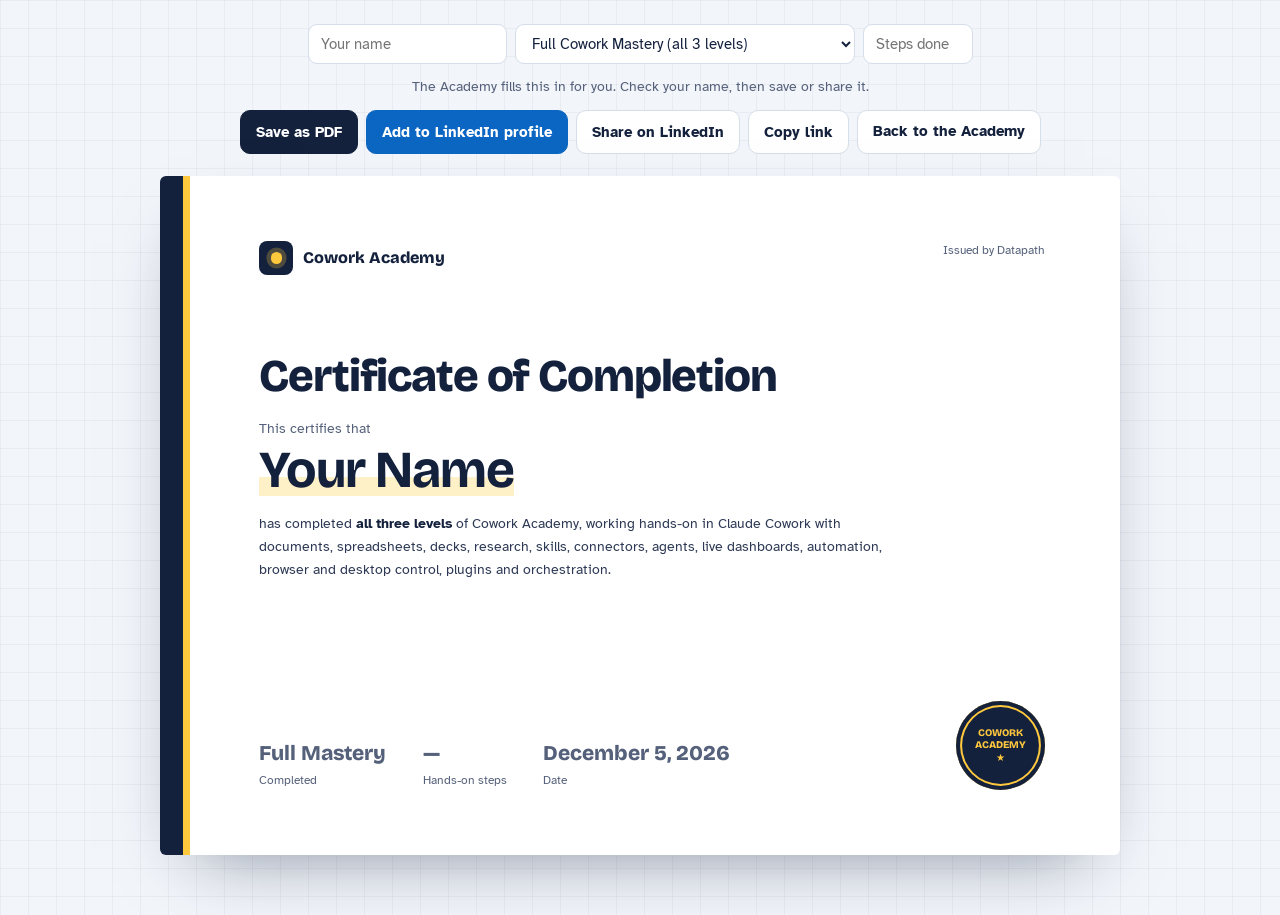
<file: certificate.html>
<!DOCTYPE html>
<html lang="en">
<head>
<meta charset="UTF-8">
<meta name="viewport" content="width=device-width, initial-scale=1.0">
<title>Cowork Academy Certificate</title>
<meta property="og:title" content="Cowork Academy Certificate of Completion">
<meta property="og:description" content="Hands-on training in Claude Cowork, by Datapath.">
<link rel="preconnect" href="https://fonts.googleapis.com">
<link rel="preconnect" href="https://fonts.gstatic.com" crossorigin>
<link href="https://fonts.googleapis.com/css2?family=Atkinson+Hyperlegible:wght@400;700&family=Bricolage+Grotesque:opsz,wght@12..96,500;12..96,700;12..96,800&display=swap" rel="stylesheet">
<link rel="stylesheet" href="site.css">
<style>
  body{display:flex;flex-direction:column;align-items:center;padding:24px 16px 60px}
  .controls{display:flex;gap:8px;flex-wrap:wrap;justify-content:center;margin-bottom:12px;max-width:960px}
  .controls input,.controls select{background:var(--card);border:1px solid var(--line);border-radius:9px;color:var(--ink);padding:9px 12px;font-size:15px;font-family:var(--body)}
  .controls .hint{color:var(--slate);font-size:14px;width:100%;text-align:center;margin:4px 0 0}
  .share{display:flex;gap:8px;flex-wrap:wrap;justify-content:center;margin-bottom:22px}
  .share .li{background:#0A66C2;color:#fff;border-color:#0A66C2}
  .cert{position:relative;width:960px;max-width:96vw;aspect-ratio:1.414/1;background:#fff;border-radius:6px;
    box-shadow:0 30px 70px -36px rgba(20,33,61,.55);overflow:hidden;padding:5.2% 6%;color:var(--ink);container-type:inline-size}
  .cert::before{content:"";position:absolute;left:0;top:0;bottom:0;width:2.4%;background:var(--ink)}
  .cert::after{content:"";position:absolute;left:2.4%;top:0;bottom:0;width:.7%;background:var(--spark)}
  .inner{position:relative;height:100%;display:flex;flex-direction:column;justify-content:space-between;padding-left:3%}
  .top{display:flex;justify-content:space-between;align-items:flex-start}
  .issuer{display:flex;align-items:center;gap:10px;font-family:var(--display);font-weight:800;font-size:clamp(14px,2cqw,19px)}
  .issuer .mark{width:2.1em;height:2.1em;border-radius:.5em;background:var(--ink);display:grid;place-items:center}
  .issuer .mark i{width:.7em;height:.7em;border-radius:50%;background:var(--spark);box-shadow:0 0 0 .28em rgba(255,200,61,.25)}
  .kind{font-size:clamp(12px,1.5cqw,15px);color:var(--slate);text-align:right}
  h1{font-family:var(--display);font-size:clamp(26px,5.6cqw,54px);font-weight:800;margin:0;letter-spacing:-.025em;line-height:1}
  .awarded{font-size:clamp(13px,1.7cqw,16px);color:var(--slate);margin:2.2cqw 0 .4cqw}
  .name{font-family:var(--display);font-size:clamp(28px,6.4cqw,62px);font-weight:700;line-height:1.05;letter-spacing:-.02em;
    display:inline;background:linear-gradient(transparent 62%,var(--spark-soft) 62%,var(--spark-soft) 92%,transparent 92%)}
  .body{font-size:clamp(13px,1.75cqw,17px);line-height:1.6;max-width:44em;color:#2D3954;margin-top:2cqw}
  .body b{color:var(--ink)}
  .foot{display:flex;justify-content:space-between;align-items:flex-end;gap:4cqw;font-size:clamp(12px,1.5cqw,15px)}
  .facts{display:flex;gap:4.5cqw}
  .fact .v{font-family:var(--display);font-weight:800;font-size:clamp(16px,2.6cqw,26px)}
  .fact .l{color:var(--slate)}
  .seal{width:clamp(64px,11cqw,104px);aspect-ratio:1;border-radius:50%;background:var(--ink);color:var(--spark);display:grid;place-items:center;text-align:center;
    font-family:var(--display);font-weight:800;font-size:clamp(9px,1.25cqw,12px);line-height:1.2;box-shadow:inset 0 0 0 .5cqw var(--ink),inset 0 0 0 .75cqw var(--spark)}
  .hide{display:none}
  @media(max-width:700px){.cert{aspect-ratio:auto;padding:28px 20px 24px 30px}.inner{gap:22px}.facts{flex-wrap:wrap;gap:16px 24px}}
  @media print{body{background:#fff;padding:0}.controls,.share{display:none}.cert{box-shadow:none;width:100%;max-width:100%;border-radius:0}@page{size:A4 landscape;margin:0}}
</style>
</head>
<body>
  <div class="controls">
    <input id="in-name" type="text" placeholder="Your name" oninput="sync()" aria-label="Your name">
    <select id="in-track" onchange="sync()" aria-label="Certificate">
      <option value="Full Cowork Mastery">Full Cowork Mastery (all 3 levels)</option>
      <option value="Beginner — Your First Wins">Beginner: Your First Wins</option>
      <option value="Intermediate — The Smart Business">Intermediate: The Smart Business</option>
      <option value="Higher Intermediate — The Connected Product">Higher Intermediate: The Connected Product</option>
    </select>
    <input id="in-steps" type="text" placeholder="Steps done" oninput="sync()" style="width:110px" aria-label="Steps completed">
    <p class="hint">The Academy fills this in for you. Check your name, then save or share it.</p>
  </div>
  <div class="share">
    <button class="primary" onclick="window.print()">Save as PDF</button>
    <button class="li" onclick="addToProfile()">Add to LinkedIn profile</button>
    <button onclick="sharePost()">Share on LinkedIn</button>
    <button onclick="copyLink()">Copy link</button>
    <a class="btn" href="learn.html">Back to the Academy</a>
  </div>

  <div class="cert" id="cert">
    <div class="inner">
      <div class="top">
        <div class="issuer"><span class="mark"><i></i></span>Cowork Academy</div>
        <div class="kind">Issued by Datapath</div>
      </div>
      <div>
        <h1>Certificate of Completion</h1>
        <div class="awarded">This certifies that</div>
        <div class="name" id="out-name">Your Name</div>
        <div class="body" id="out-body"></div>
      </div>
      <div class="foot">
        <div class="facts">
          <div class="fact"><div class="v" id="out-tracklabel">Track</div><div class="l">Completed</div></div>
          <div class="fact"><div class="v" id="out-steps">—</div><div class="l">Hands-on steps</div></div>
          <div class="fact hide" id="scoreFact"><div class="v" id="out-score"></div><div class="l">Final check</div></div>
          <div class="fact"><div class="v" id="out-date">Date</div><div class="l">Date</div></div>
        </div>
        <div class="seal">COWORK<br>ACADEMY<br>★</div>
      </div>
    </div>
  </div>
  <div class="toast" id="toast" role="status" aria-live="polite"></div>

<script>
  const FULL="Full Cowork Mastery";
  function qp(k){return new URLSearchParams(location.search).get(k);}
  function bodyText(track){
    if(track===FULL) return `has completed <b>all three levels</b> of Cowork Academy, working hands-on in Claude Cowork with documents, spreadsheets, decks, research, skills, connectors, agents, live dashboards, automation, browser and desktop control, plugins and orchestration.`;
    return `has completed <b>${esc(track.replace(/ — /g,': '))}</b> at Cowork Academy, working hands-on in Claude Cowork on real tasks with documents, data, skills and connected tools.`;
  }
  function esc(t){return String(t).replace(/&/g,'&amp;').replace(/</g,'&lt;').replace(/>/g,'&gt;');}
  function render(name,track,steps){
    document.getElementById('out-name').textContent=name||'Your Name';
    document.getElementById('out-body').innerHTML=bodyText(track);
    document.getElementById('out-steps').textContent=steps||'—';
    document.getElementById('out-tracklabel').textContent = track===FULL ? 'Full Mastery' : (track.split('—')[1]||track).trim();
  }
  function sync(){
    render(document.getElementById('in-name').value.trim(),
           document.getElementById('in-track').value,
           document.getElementById('in-steps').value.trim());
  }
  function shareUrl(){
    const p=new URLSearchParams();
    const n=document.getElementById('in-name').value.trim();
    const t=document.getElementById('in-track').value;
    const st=document.getElementById('in-steps').value.trim();
    if(n)p.set('name',n); if(t)p.set('track',t); if(st)p.set('steps',st);
    const sc=qp('score');if(sc)p.set('score',sc);
    return location.origin+location.pathname+(p.toString()?'?'+p.toString():'');
  }
  function toast(m){const t=document.getElementById('toast');t.textContent=m;t.classList.add('show');setTimeout(()=>t.classList.remove('show'),1800);}
  function copyLink(){navigator.clipboard.writeText(shareUrl()).then(()=>toast('Link copied'));}
  function addToProfile(){
    const t=document.getElementById('in-track').value,d=new Date();
    const p=new URLSearchParams({startTask:'CERTIFICATION_NAME',name:'Cowork Academy: '+t.replace(/ — /g,': '),organizationName:'Datapath',
      issueYear:d.getFullYear(),issueMonth:d.getMonth()+1,certUrl:shareUrl()});
    window.open('https://www.linkedin.com/profile/add?'+p.toString(),'_blank','noopener');
  }
  function sharePost(){window.open('https://www.linkedin.com/sharing/share-offsite/?url='+encodeURIComponent(shareUrl()),'_blank','noopener');}
  (function(){
    const n=qp('name'), t=qp('track'), s=qp('steps');
    if(n)document.getElementById('in-name').value=n;
    if(t){const sel=document.getElementById('in-track');
      let found=[...sel.options].some(o=>o.value===t);
      if(!found){const o=document.createElement('option');o.value=t;o.textContent=t;sel.insertBefore(o,sel.firstChild);}
      sel.value=t;}
    if(s)document.getElementById('in-steps').value=s;
    const sc=qp('score');if(sc&&/^\d{1,3}$/.test(sc)){document.getElementById('out-score').textContent=sc+'%';document.getElementById('scoreFact').classList.remove('hide');}
    document.getElementById('out-date').textContent=new Date().toLocaleDateString(undefined,{year:'numeric',month:'long',day:'numeric'});
    sync();
  })();
</script>
</body>
</html>
</file>
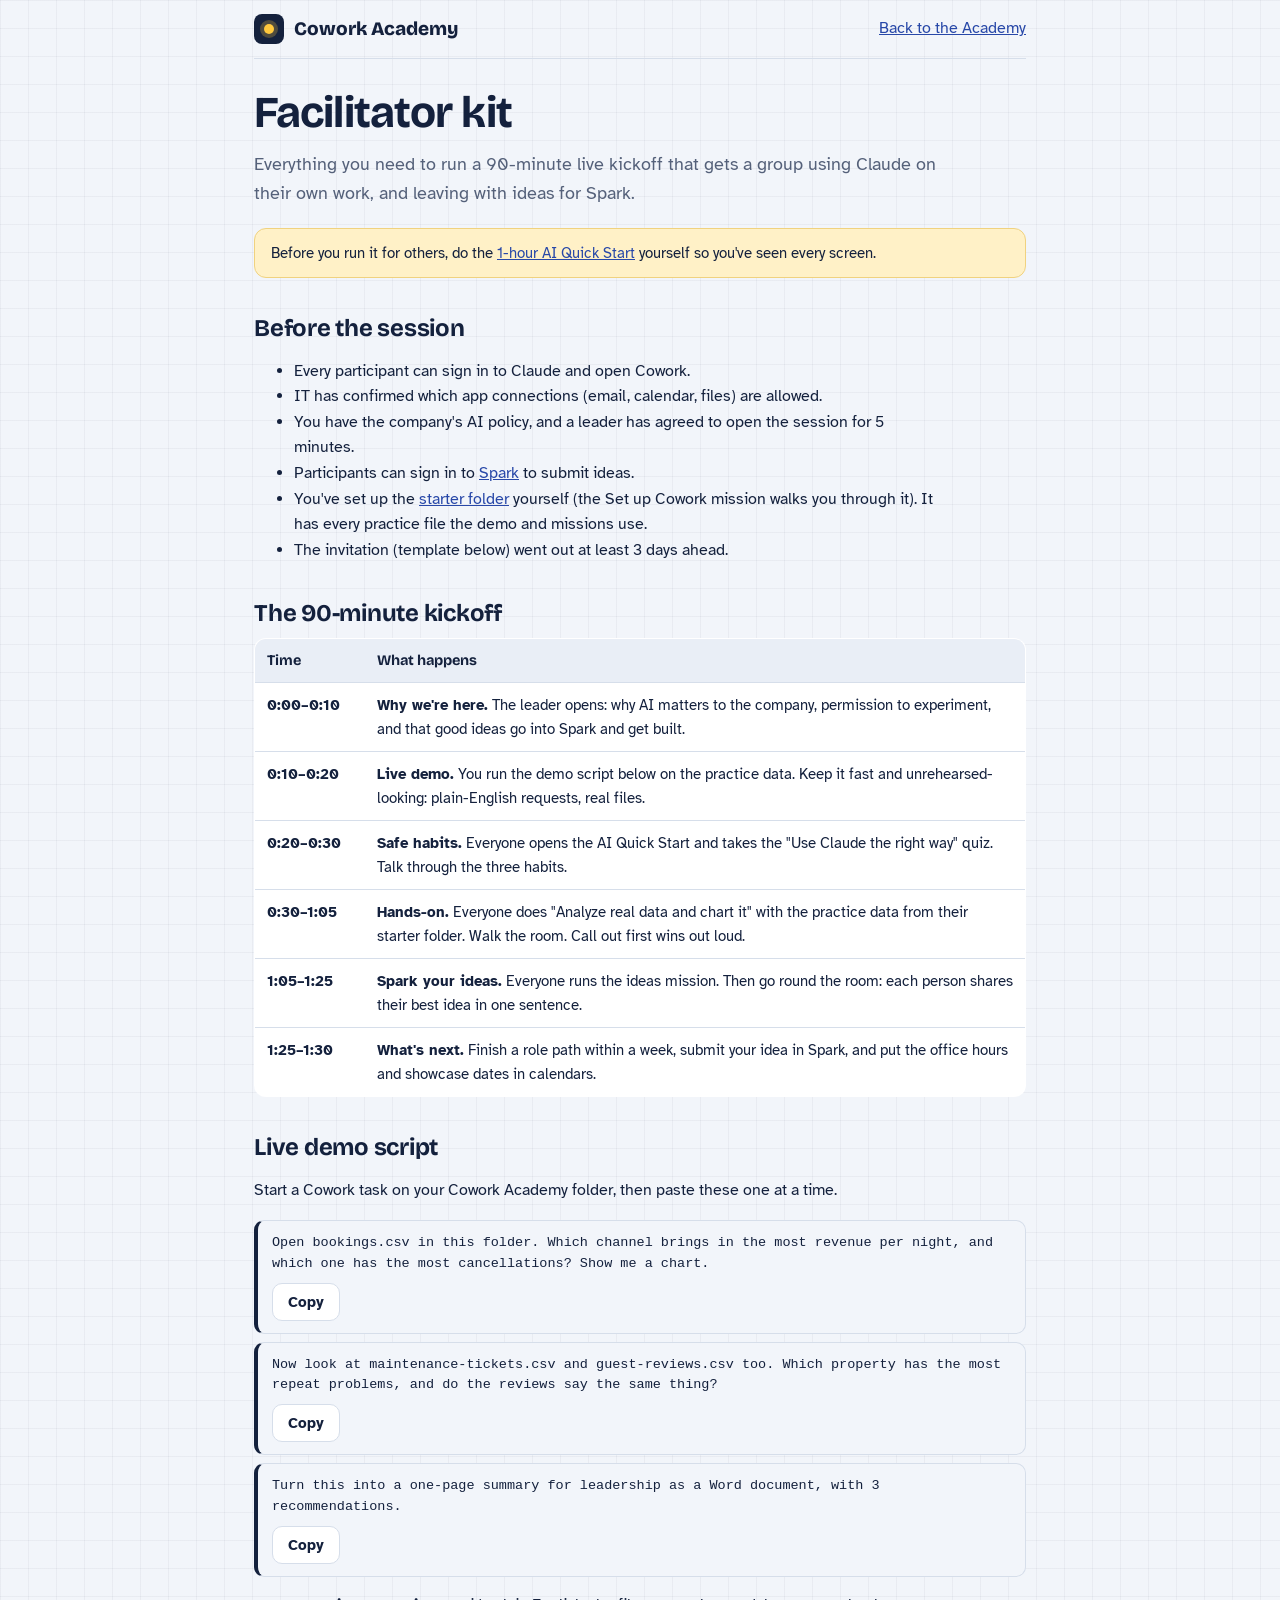
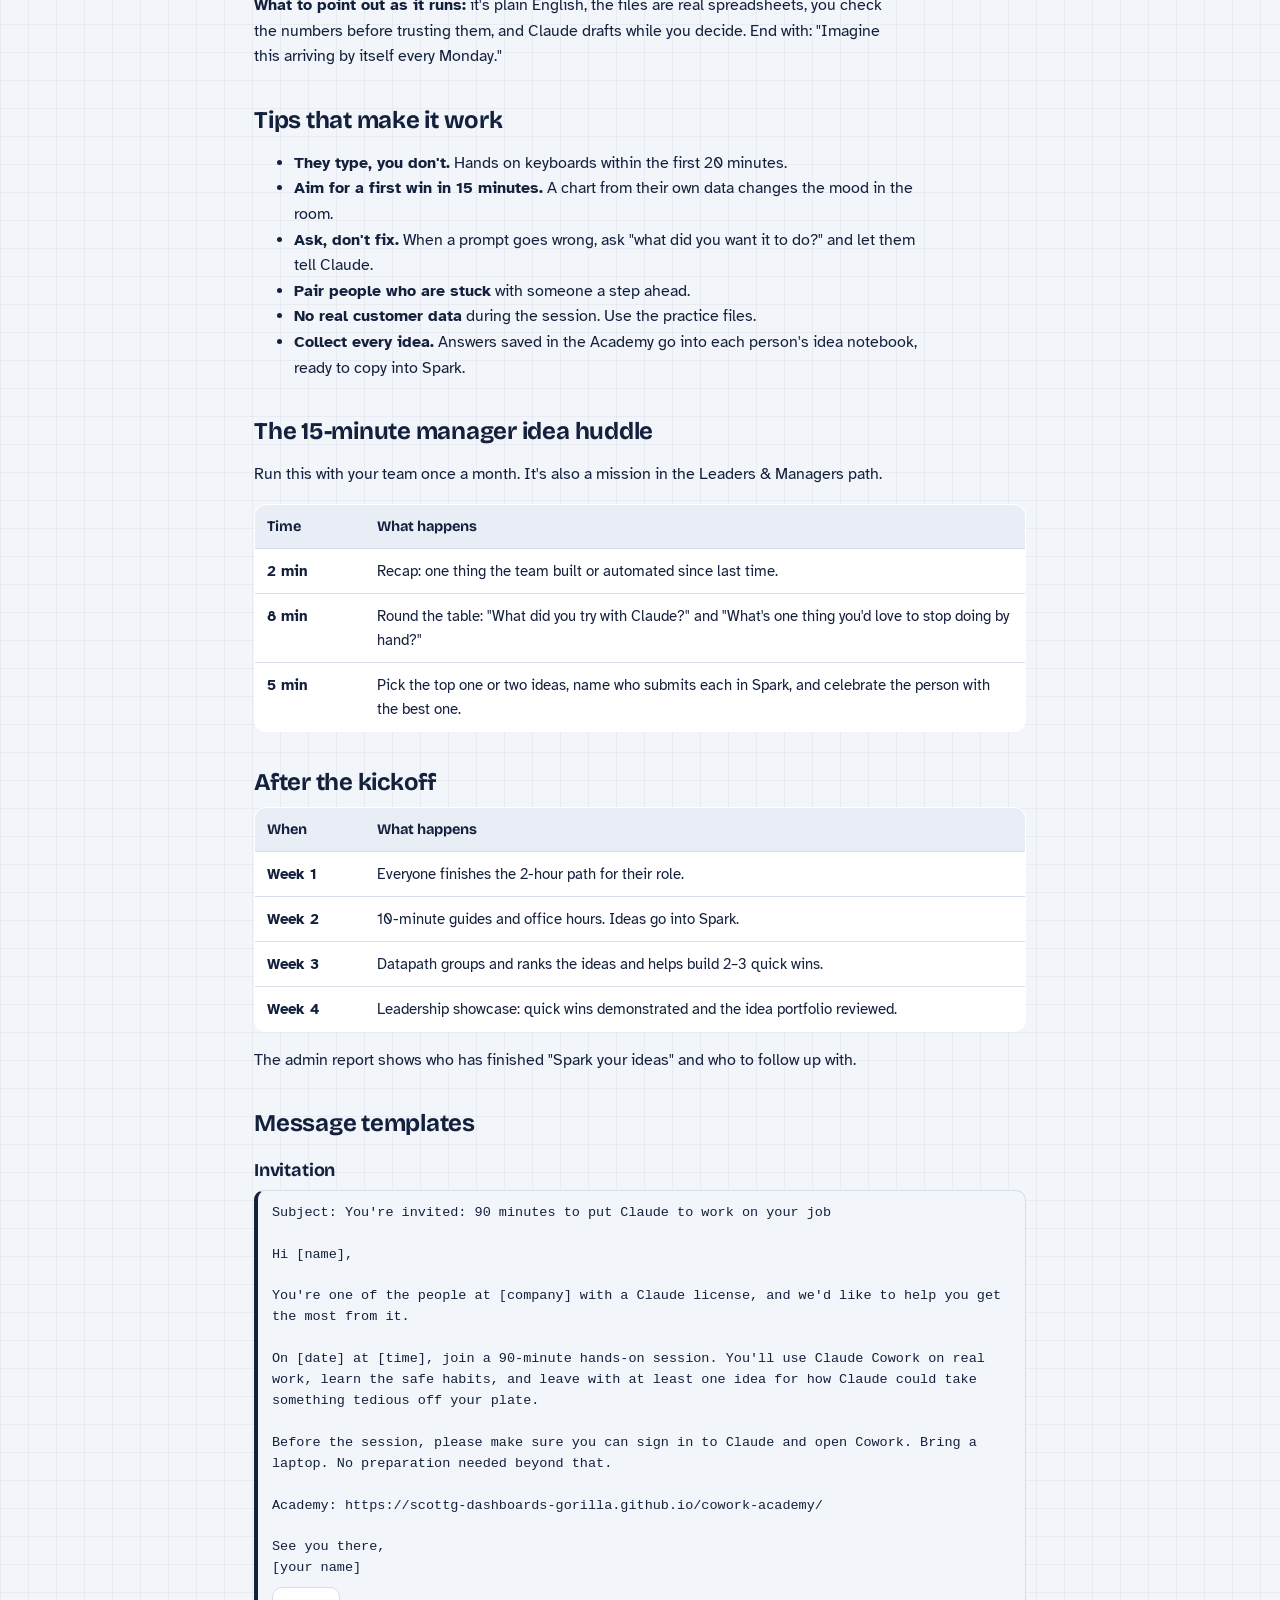
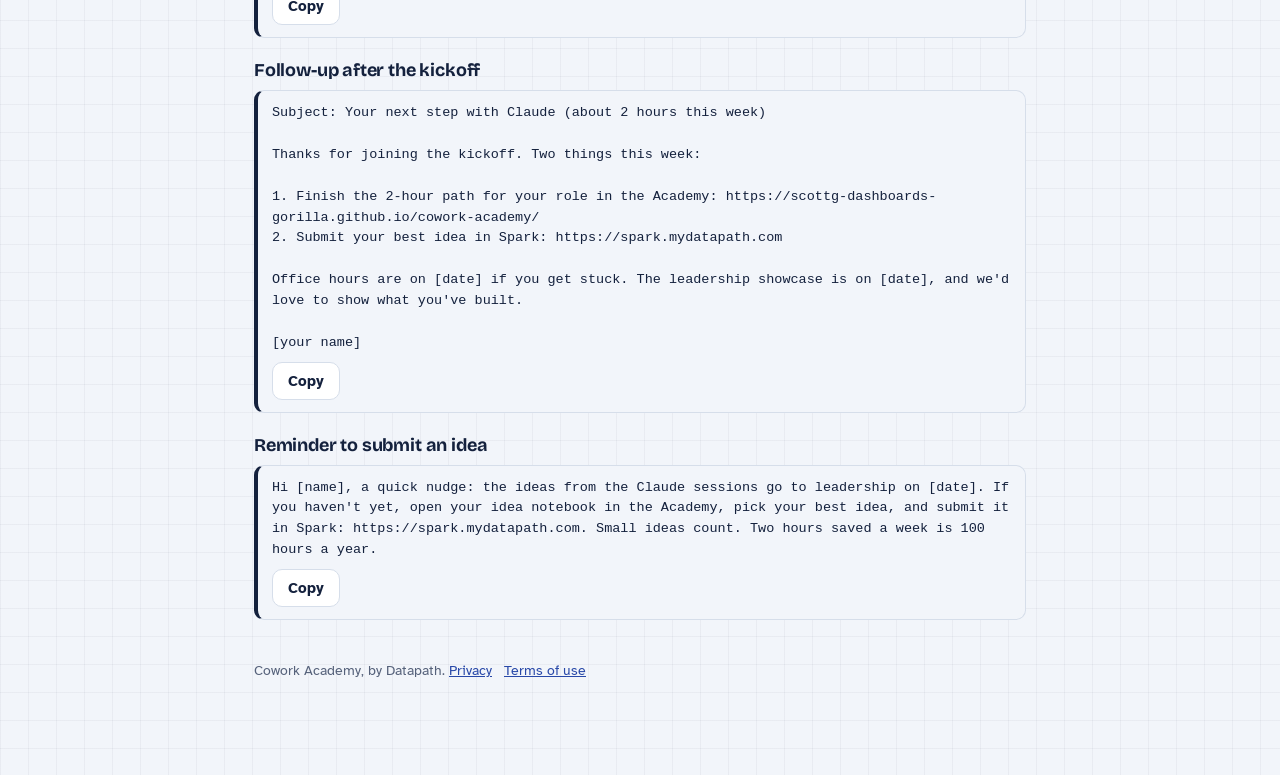
<file: facilitator.html>
<!DOCTYPE html>
<html lang="en">
<head>
<meta charset="UTF-8">
<meta name="viewport" content="width=device-width, initial-scale=1.0">
<title>Facilitator kit · Cowork Academy</title>
<link rel="preconnect" href="https://fonts.googleapis.com">
<link rel="preconnect" href="https://fonts.gstatic.com" crossorigin>
<link href="https://fonts.googleapis.com/css2?family=Atkinson+Hyperlegible:wght@400;700&family=Bricolage+Grotesque:opsz,wght@12..96,500;12..96,700;12..96,800&display=swap" rel="stylesheet">
<link rel="stylesheet" href="site.css">
</head>
<body>
<div class="page">
  <div class="bar"><a class="brand" href="index.html"><span class="mark"><i></i></span>Cowork Academy</a><a href="learn.html">Back to the Academy</a></div>
  <h1>Facilitator kit</h1>
  <p class="lede">Everything you need to run a 90-minute live kickoff that gets a group using Claude on their own work, and leaving with ideas for Spark.</p>
  <div class="note">Before you run it for others, do the <a href="learn.html?path=quick">1-hour AI Quick Start</a> yourself so you've seen every screen.</div>

  <h2>Before the session</h2>
  <ul>
    <li>Every participant can sign in to Claude and open Cowork.</li>
    <li>IT has confirmed which app connections (email, calendar, files) are allowed.</li>
    <li>You have the company's AI policy, and a leader has agreed to open the session for 5 minutes.</li>
    <li>Participants can sign in to <a href="https://spark.mydatapath.com" target="_blank" rel="noopener">Spark</a> to submit ideas.</li>
    <li>You've set up the <a href="data/core/cowork-academy-starter.zip" download data-avari="data/cowork-academy-starter.zip">starter folder</a> yourself (the Set up Cowork mission walks you through it). It has every practice file the demo and missions use.</li>
    <li>The invitation (template below) went out at least 3 days ahead.</li>
  </ul>

  <h2>The 90-minute kickoff</h2>
  <table>
    <tr><th>Time</th><th>What happens</th></tr>
    <tr><td class="t">0:00–0:10</td><td><b>Why we're here.</b> The leader opens: why AI matters to the company, permission to experiment, and that good ideas go into Spark and get built.</td></tr>
    <tr><td class="t">0:10–0:20</td><td><b>Live demo.</b> You run the demo script below on the practice data. Keep it fast and unrehearsed-looking: plain-English requests, real files.</td></tr>
    <tr><td class="t">0:20–0:30</td><td><b>Safe habits.</b> Everyone opens the AI Quick Start and takes the "Use Claude the right way" quiz. Talk through the three habits.</td></tr>
    <tr><td class="t">0:30–1:05</td><td><b>Hands-on.</b> Everyone does "Analyze real data and chart it" with the practice data from their starter folder. Walk the room. Call out first wins out loud.</td></tr>
    <tr><td class="t">1:05–1:25</td><td><b>Spark your ideas.</b> Everyone runs the ideas mission. Then go round the room: each person shares their best idea in one sentence.</td></tr>
    <tr><td class="t">1:25–1:30</td><td><b>What's next.</b> Finish a role path within a week, submit your idea in Spark, and put the office hours and showcase dates in calendars.</td></tr>
  </table>

  <h2>Live demo script</h2>
  <p>Start a Cowork task on your Cowork Academy folder, then paste these one at a time.</p>
  <div class="copyblock ed-core"><pre>Open orders.csv in this folder. Which sales channel brings in the most revenue, and which one has the most cancellations? Show me a chart.</pre><button class="copy">Copy</button></div>
  <div class="copyblock ed-core"><pre>Now look at support-tickets.csv and customer-feedback.csv too. Which region has the most delivery problems, and does the feedback say the same thing?</pre><button class="copy">Copy</button></div>
  <div class="copyblock ed-avari"><pre>Open bookings.csv in this folder. Which channel brings in the most revenue per night, and which one has the most cancellations? Show me a chart.</pre><button class="copy">Copy</button></div>
  <div class="copyblock ed-avari"><pre>Now look at maintenance-tickets.csv and guest-reviews.csv too. Which property has the most repeat problems, and do the reviews say the same thing?</pre><button class="copy">Copy</button></div>
  <div class="copyblock"><pre>Turn this into a one-page summary for leadership as a Word document, with 3 recommendations.</pre><button class="copy">Copy</button></div>
  <p><b>What to point out as it runs:</b> it's plain English, the files are real spreadsheets, you check the numbers before trusting them, and Claude drafts while you decide. End with: "Imagine this arriving by itself every Monday."</p>

  <h2>Tips that make it work</h2>
  <ul>
    <li><b>They type, you don't.</b> Hands on keyboards within the first 20 minutes.</li>
    <li><b>Aim for a first win in 15 minutes.</b> A chart from their own data changes the mood in the room.</li>
    <li><b>Ask, don't fix.</b> When a prompt goes wrong, ask "what did you want it to do?" and let them tell Claude.</li>
    <li><b>Pair people who are stuck</b> with someone a step ahead.</li>
    <li><b>No real customer data</b> during the session. Use the practice files.</li>
    <li><b>Collect every idea.</b> Answers saved in the Academy go into each person's idea notebook, ready to copy into Spark.</li>
  </ul>

  <h2>The 15-minute manager idea huddle</h2>
  <p>Run this with your team once a month. It's also a mission in the Leaders &amp; Managers path.</p>
  <table>
    <tr><th>Time</th><th>What happens</th></tr>
    <tr><td class="t">2 min</td><td>Recap: one thing the team built or automated since last time.</td></tr>
    <tr><td class="t">8 min</td><td>Round the table: "What did you try with Claude?" and "What's one thing you'd love to stop doing by hand?"</td></tr>
    <tr><td class="t">5 min</td><td>Pick the top one or two ideas, name who submits each in Spark, and celebrate the person with the best one.</td></tr>
  </table>

  <h2>After the kickoff</h2>
  <table>
    <tr><th>When</th><th>What happens</th></tr>
    <tr><td class="t">Week 1</td><td>Everyone finishes the 2-hour path for their role.</td></tr>
    <tr><td class="t">Week 2</td><td>10-minute guides and office hours. Ideas go into Spark.</td></tr>
    <tr><td class="t">Week 3</td><td>Datapath groups and ranks the ideas and helps build 2–3 quick wins.</td></tr>
    <tr><td class="t">Week 4</td><td>Leadership showcase: quick wins demonstrated and the idea portfolio reviewed.</td></tr>
  </table>
  <p>The admin report shows who has finished "Spark your ideas" and who to follow up with.</p>

  <h2>Message templates</h2>
  <h3>Invitation</h3>
  <div class="copyblock"><pre>Subject: You're invited: 90 minutes to put Claude to work on your job

Hi [name],

You're one of the people at [company] with a Claude license, and we'd like to help you get the most from it.

On [date] at [time], join a 90-minute hands-on session. You'll use Claude Cowork on real work, learn the safe habits, and leave with at least one idea for how Claude could take something tedious off your plate.

Before the session, please make sure you can sign in to Claude and open Cowork. Bring a laptop. No preparation needed beyond that.

Academy: https://scottg-dashboards-gorilla.github.io/cowork-academy/

See you there,
[your name]</pre><button class="copy">Copy</button></div>
  <h3>Follow-up after the kickoff</h3>
  <div class="copyblock"><pre>Subject: Your next step with Claude (about 2 hours this week)

Thanks for joining the kickoff. Two things this week:

1. Finish the 2-hour path for your role in the Academy: https://scottg-dashboards-gorilla.github.io/cowork-academy/
2. Submit your best idea in Spark: https://spark.mydatapath.com

Office hours are on [date] if you get stuck. The leadership showcase is on [date], and we'd love to show what you've built.

[your name]</pre><button class="copy">Copy</button></div>
  <h3>Reminder to submit an idea</h3>
  <div class="copyblock"><pre>Hi [name], a quick nudge: the ideas from the Claude sessions go to leadership on [date]. If you haven't yet, open your idea notebook in the Academy, pick your best idea, and submit it in Spark: https://spark.mydatapath.com. Small ideas count. Two hours saved a week is 100 hours a year.</pre><button class="copy">Copy</button></div>

  <p class="foot">Cowork Academy, by Datapath. <a href="privacy.html">Privacy</a> &nbsp; <a href="terms.html">Terms of use</a></p>
</div>
<div class="toast" id="toast" role="status" aria-live="polite"></div>
<script>
/* Show the demo prompts for the edition this device is using (see learn.html). */
(function(){let e='';try{e=localStorage.getItem('coworkAcademy.edition')||'';}catch(x){}
  const p=new URLSearchParams(location.search).get('edition');if(p)e=p==='avari'?'avari':'';
  document.querySelectorAll(e==='avari'?'.ed-core':'.ed-avari').forEach(n=>n.remove());
  if(e==='avari')document.querySelectorAll('[data-avari]').forEach(a=>a.setAttribute('href',a.dataset.avari));})();

document.querySelectorAll('.copyblock .copy').forEach(b=>b.onclick=()=>{
  navigator.clipboard.writeText(b.parentElement.querySelector('pre').textContent).then(()=>{
    const t=document.getElementById('toast');t.textContent='Copied';t.classList.add('show');setTimeout(()=>t.classList.remove('show'),1400);});
});
</script>
</body>
</html>
</file>
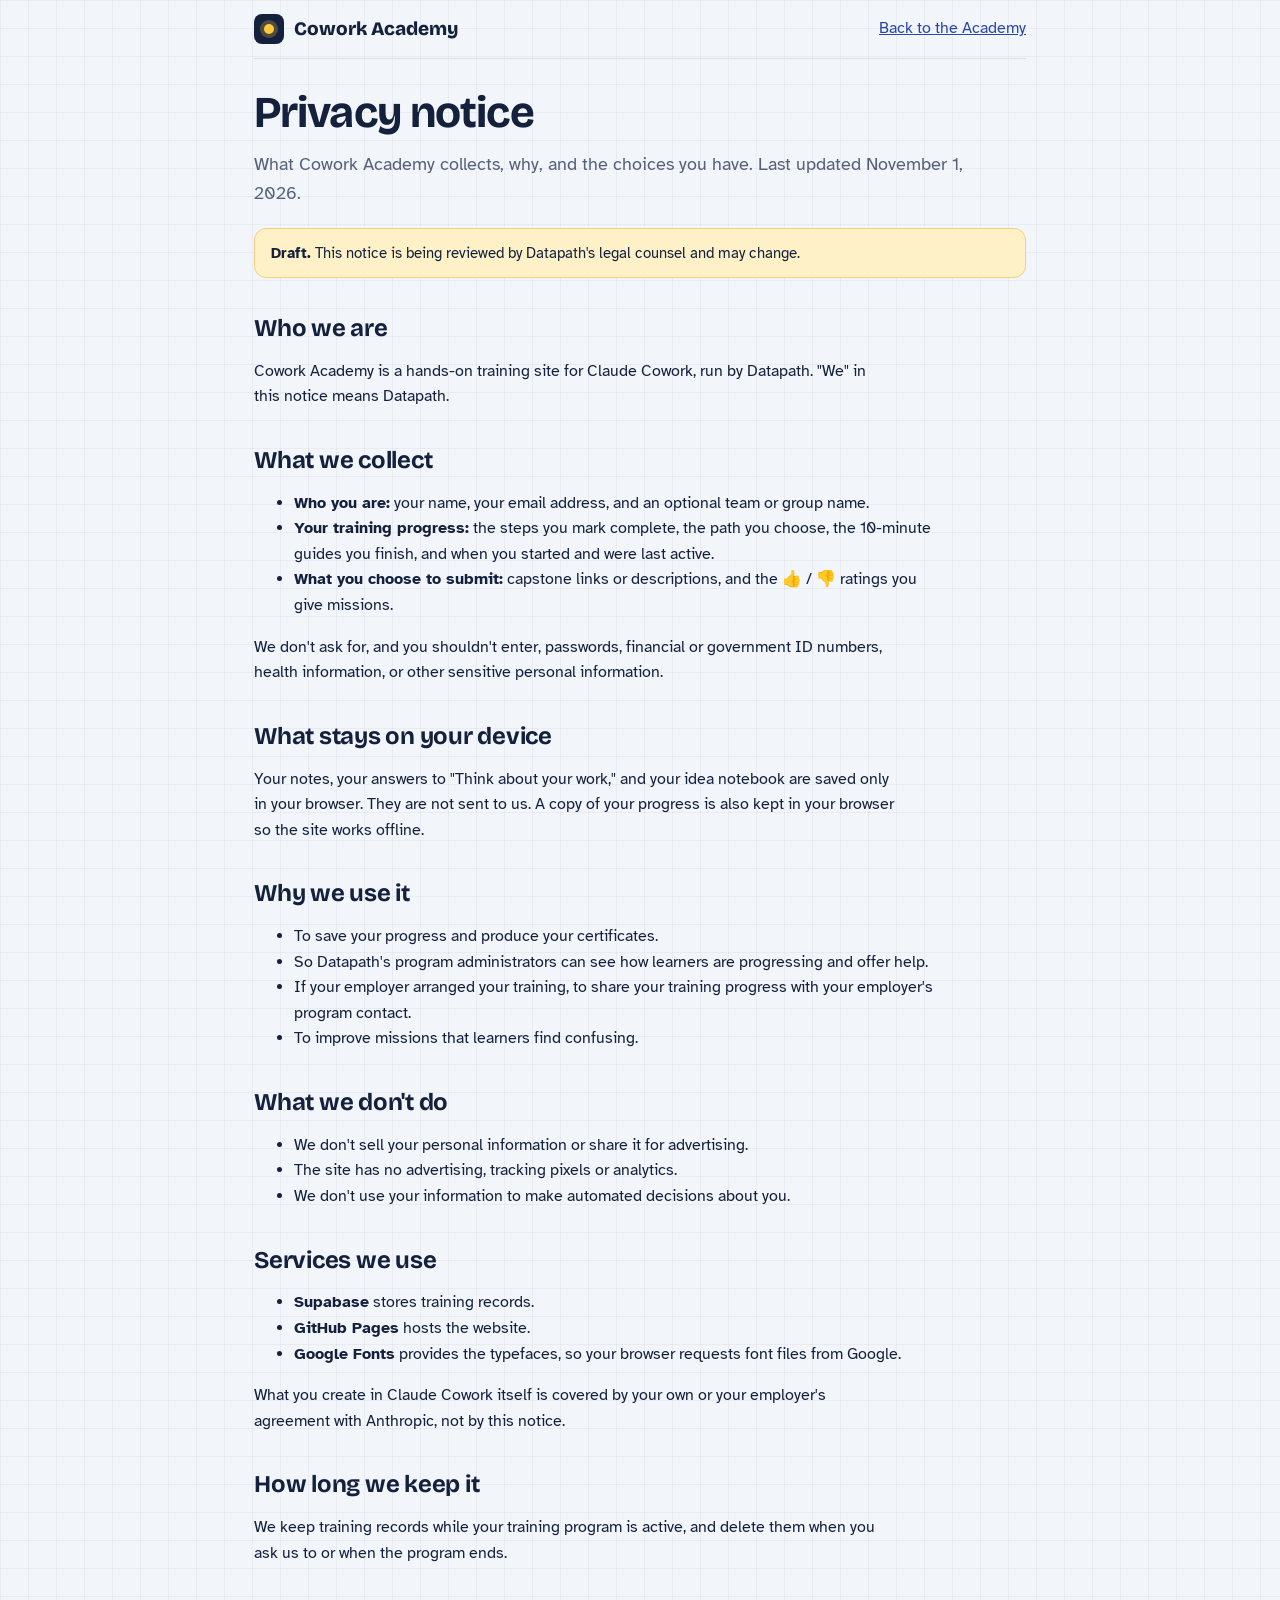
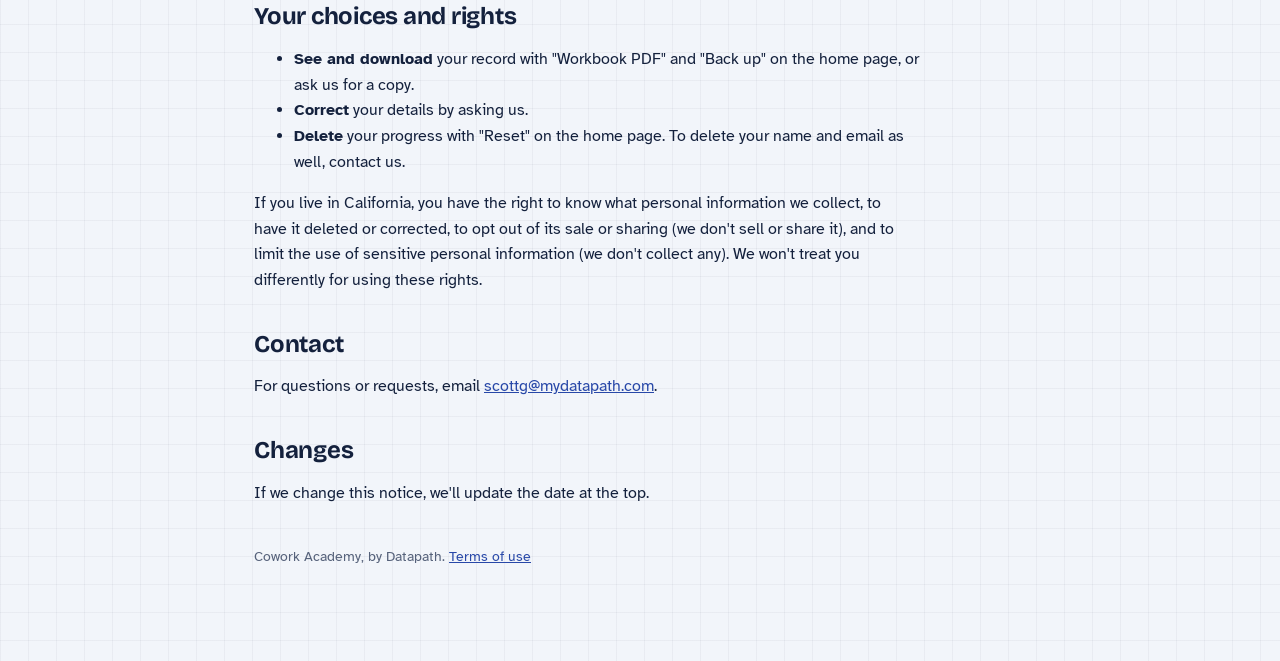
<file: privacy.html>
<!DOCTYPE html>
<html lang="en">
<head>
<meta charset="UTF-8">
<meta name="viewport" content="width=device-width, initial-scale=1.0">
<title>Privacy notice · Cowork Academy</title>
<link rel="preconnect" href="https://fonts.googleapis.com">
<link rel="preconnect" href="https://fonts.gstatic.com" crossorigin>
<link href="https://fonts.googleapis.com/css2?family=Atkinson+Hyperlegible:wght@400;700&family=Bricolage+Grotesque:opsz,wght@12..96,500;12..96,700;12..96,800&display=swap" rel="stylesheet">
<link rel="stylesheet" href="site.css">
</head>
<body>
<div class="page">
  <div class="bar"><a class="brand" href="index.html"><span class="mark"><i></i></span>Cowork Academy</a><a href="learn.html">Back to the Academy</a></div>
  <h1>Privacy notice</h1>
  <p class="lede">What Cowork Academy collects, why, and the choices you have. Last updated November 1, 2026.</p>
  <div class="note"><b>Draft.</b> This notice is being reviewed by Datapath's legal counsel and may change.</div>

  <h2>Who we are</h2>
  <p>Cowork Academy is a hands-on training site for Claude Cowork, run by Datapath. "We" in this notice means Datapath.</p>

  <h2>What we collect</h2>
  <ul>
    <li><b>Who you are:</b> your name, your email address, and an optional team or group name.</li>
    <li><b>Your training progress:</b> the steps you mark complete, the path you choose, the 10-minute guides you finish, and when you started and were last active.</li>
    <li><b>What you choose to submit:</b> capstone links or descriptions, and the 👍 / 👎 ratings you give missions.</li>
  </ul>
  <p>We don't ask for, and you shouldn't enter, passwords, financial or government ID numbers, health information, or other sensitive personal information.</p>

  <h2>What stays on your device</h2>
  <p>Your notes, your answers to "Think about your work," and your idea notebook are saved only in your browser. They are not sent to us. A copy of your progress is also kept in your browser so the site works offline.</p>

  <h2>Why we use it</h2>
  <ul>
    <li>To save your progress and produce your certificates.</li>
    <li>So Datapath's program administrators can see how learners are progressing and offer help.</li>
    <li>If your employer arranged your training, to share your training progress with your employer's program contact.</li>
    <li>To improve missions that learners find confusing.</li>
  </ul>

  <h2>What we don't do</h2>
  <ul>
    <li>We don't sell your personal information or share it for advertising.</li>
    <li>The site has no advertising, tracking pixels or analytics.</li>
    <li>We don't use your information to make automated decisions about you.</li>
  </ul>

  <h2>Services we use</h2>
  <ul>
    <li><b>Supabase</b> stores training records.</li>
    <li><b>GitHub Pages</b> hosts the website.</li>
    <li><b>Google Fonts</b> provides the typefaces, so your browser requests font files from Google.</li>
  </ul>
  <p>What you create in Claude Cowork itself is covered by your own or your employer's agreement with Anthropic, not by this notice.</p>

  <h2>How long we keep it</h2>
  <p>We keep training records while your training program is active, and delete them when you ask us to or when the program ends.</p>

  <h2>Your choices and rights</h2>
  <ul>
    <li><b>See and download</b> your record with "Workbook PDF" and "Back up" on the home page, or ask us for a copy.</li>
    <li><b>Correct</b> your details by asking us.</li>
    <li><b>Delete</b> your progress with "Reset" on the home page. To delete your name and email as well, contact us.</li>
  </ul>
  <p>If you live in California, you have the right to know what personal information we collect, to have it deleted or corrected, to opt out of its sale or sharing (we don't sell or share it), and to limit the use of sensitive personal information (we don't collect any). We won't treat you differently for using these rights.</p>

  <h2>Contact</h2>
  <p>For questions or requests, email <a href="mailto:scottg@mydatapath.com">scottg@mydatapath.com</a>.</p>

  <h2>Changes</h2>
  <p>If we change this notice, we'll update the date at the top.</p>

  <p class="foot">Cowork Academy, by Datapath. <a href="terms.html">Terms of use</a></p>
</div>
</body>
</html>
</file>
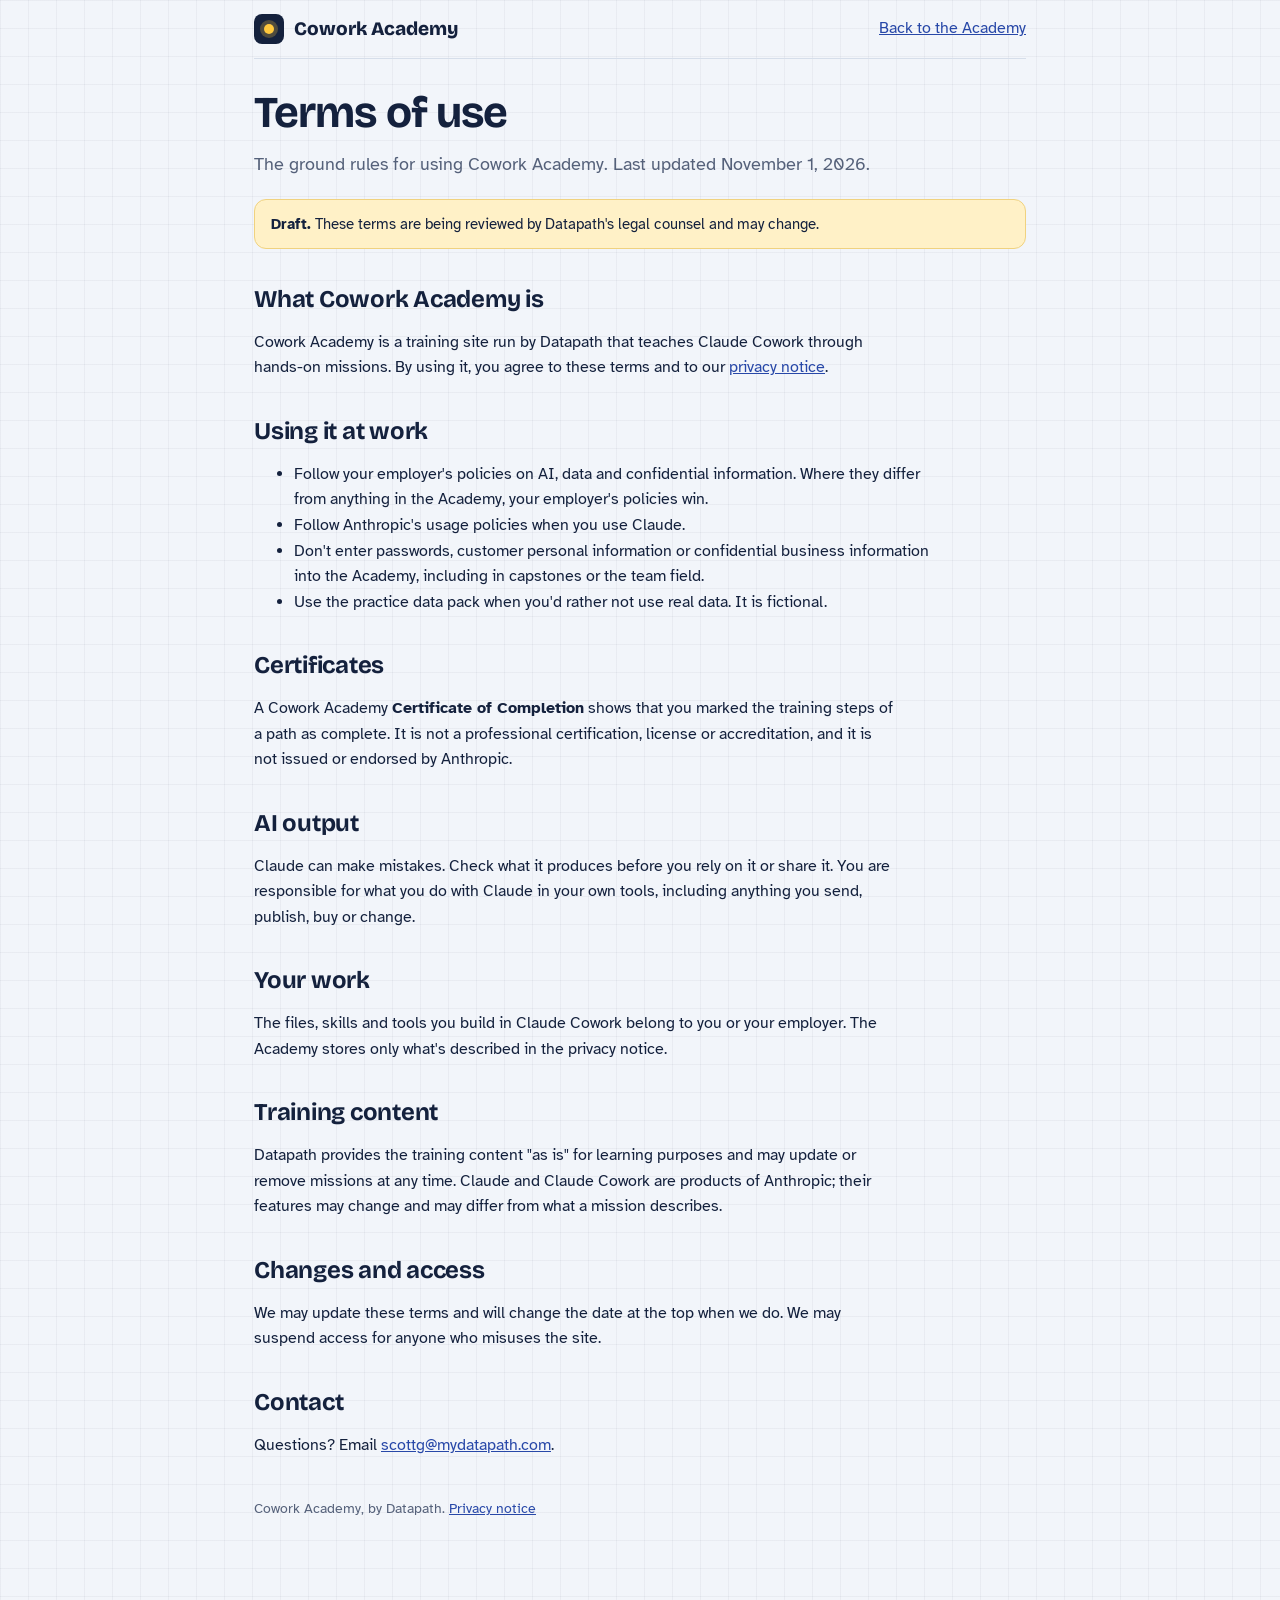
<file: terms.html>
<!DOCTYPE html>
<html lang="en">
<head>
<meta charset="UTF-8">
<meta name="viewport" content="width=device-width, initial-scale=1.0">
<title>Terms of use · Cowork Academy</title>
<link rel="preconnect" href="https://fonts.googleapis.com">
<link rel="preconnect" href="https://fonts.gstatic.com" crossorigin>
<link href="https://fonts.googleapis.com/css2?family=Atkinson+Hyperlegible:wght@400;700&family=Bricolage+Grotesque:opsz,wght@12..96,500;12..96,700;12..96,800&display=swap" rel="stylesheet">
<link rel="stylesheet" href="site.css">
</head>
<body>
<div class="page">
  <div class="bar"><a class="brand" href="index.html"><span class="mark"><i></i></span>Cowork Academy</a><a href="learn.html">Back to the Academy</a></div>
  <h1>Terms of use</h1>
  <p class="lede">The ground rules for using Cowork Academy. Last updated November 1, 2026.</p>
  <div class="note"><b>Draft.</b> These terms are being reviewed by Datapath's legal counsel and may change.</div>

  <h2>What Cowork Academy is</h2>
  <p>Cowork Academy is a training site run by Datapath that teaches Claude Cowork through hands-on missions. By using it, you agree to these terms and to our <a href="privacy.html">privacy notice</a>.</p>

  <h2>Using it at work</h2>
  <ul>
    <li>Follow your employer's policies on AI, data and confidential information. Where they differ from anything in the Academy, your employer's policies win.</li>
    <li>Follow Anthropic's usage policies when you use Claude.</li>
    <li>Don't enter passwords, customer personal information or confidential business information into the Academy, including in capstones or the team field.</li>
    <li>Use the practice data pack when you'd rather not use real data. It is fictional.</li>
  </ul>

  <h2>Certificates</h2>
  <p>A Cowork Academy <b>Certificate of Completion</b> shows that you marked the training steps of a path as complete. It is not a professional certification, license or accreditation, and it is not issued or endorsed by Anthropic.</p>

  <h2>AI output</h2>
  <p>Claude can make mistakes. Check what it produces before you rely on it or share it. You are responsible for what you do with Claude in your own tools, including anything you send, publish, buy or change.</p>

  <h2>Your work</h2>
  <p>The files, skills and tools you build in Claude Cowork belong to you or your employer. The Academy stores only what's described in the privacy notice.</p>

  <h2>Training content</h2>
  <p>Datapath provides the training content "as is" for learning purposes and may update or remove missions at any time. Claude and Claude Cowork are products of Anthropic; their features may change and may differ from what a mission describes.</p>

  <h2>Changes and access</h2>
  <p>We may update these terms and will change the date at the top when we do. We may suspend access for anyone who misuses the site.</p>

  <h2>Contact</h2>
  <p>Questions? Email <a href="mailto:scottg@mydatapath.com">scottg@mydatapath.com</a>.</p>

  <p class="foot">Cowork Academy, by Datapath. <a href="privacy.html">Privacy notice</a></p>
</div>
</body>
</html>
</file>
<file: site.css>
/* Shared look for Cowork Academy's secondary pages (certificate, facilitator kit, privacy, terms).
   Tokens match the inline styles in index.html. */
:root{
  --paper:#F2F5FA;--card:#FFFFFF;--sunk:#E9EEF6;--ink:#14213D;--slate:#55617A;--line:#D6DEEA;
  --spark:#FFC83D;--spark-soft:#FFF1C7;--go:#127A5A;--go-soft:#E2F3EC;--blue:#2848A8;--warn:#B42318;
  --display:"Bricolage Grotesque",ui-sans-serif,system-ui,sans-serif;
  --body:"Atkinson Hyperlegible",ui-sans-serif,system-ui,sans-serif;
}
*{box-sizing:border-box}
body{margin:0;font-family:var(--body);font-size:16px;line-height:1.6;color:var(--ink);background-color:var(--paper);
  background-image:linear-gradient(rgba(20,33,61,.045) 1px,transparent 1px),linear-gradient(90deg,rgba(20,33,61,.045) 1px,transparent 1px);background-size:28px 28px}
a{color:var(--blue)}
:focus-visible{outline:3px solid var(--blue);outline-offset:2px;border-radius:6px}
h1,h2,h3{font-family:var(--display);letter-spacing:-.01em;line-height:1.2}
.page{max-width:820px;margin:0 auto;padding:0 24px 80px}
.bar{display:flex;align-items:center;justify-content:space-between;gap:12px;padding:14px 0;border-bottom:1px solid var(--line);margin-bottom:28px;flex-wrap:wrap}
.brand{display:flex;align-items:center;gap:10px;font-family:var(--display);font-weight:800;font-size:19px;color:var(--ink);text-decoration:none}
.brand .mark{width:30px;height:30px;border-radius:8px;background:var(--ink);display:grid;place-items:center}
.brand .mark i{width:10px;height:10px;border-radius:50%;background:var(--spark);box-shadow:0 0 0 4px rgba(255,200,61,.25)}
.page h1{font-size:clamp(32px,4.4vw,44px);margin:0 0 10px;letter-spacing:-.02em}
.page h2{font-size:24px;margin:36px 0 10px}
.page h3{font-size:18px;margin:22px 0 6px}
.lede{font-size:18px;color:var(--slate);margin:0 0 20px;max-width:38em}
.page p,.page li{max-width:40em}
.note{background:var(--spark-soft);border:1px solid #F0D27F;border-radius:12px;padding:12px 16px;margin:0 0 22px;font-size:15px}
.card{background:var(--card);border:1px solid var(--line);border-radius:14px;padding:18px 20px;margin:12px 0}
table{width:100%;border-collapse:collapse;background:var(--card);border:1px solid var(--line);border-radius:12px;overflow:hidden;font-size:15px}
th,td{text-align:left;padding:10px 12px;border-bottom:1px solid var(--line);vertical-align:top}
th{font-family:var(--display);background:var(--sunk);font-size:14.5px}
tr:last-child td{border-bottom:none}
td.t{white-space:nowrap;font-weight:700;width:110px}
button,.btn{font-family:var(--body);font-size:14.5px;font-weight:700;border-radius:10px;border:1px solid var(--line);padding:9px 15px;cursor:pointer;background:var(--card);color:var(--ink);text-decoration:none;display:inline-block}
button:hover,.btn:hover{border-color:var(--ink)}
.btn.primary,button.primary{background:var(--ink);color:#fff;border-color:var(--ink)}
.btn.spark,button.spark{background:var(--spark);border-color:#E5AE1F}
.copyblock{background:var(--paper);border:1px solid var(--line);border-left:4px solid var(--ink);border-radius:10px;padding:12px 14px;margin:8px 0}
.copyblock pre{margin:0 0 8px;white-space:pre-wrap;font-family:ui-monospace,Menlo,Consolas,monospace;font-size:13.5px;line-height:1.55}
.foot{margin-top:40px;color:var(--slate);font-size:13.5px}
.toast{position:fixed;bottom:24px;left:50%;transform:translateX(-50%);background:var(--ink);color:#fff;padding:10px 16px;border-radius:10px;font-weight:700;opacity:0;transition:.3s;pointer-events:none}
.toast.show{opacity:1}
@media print{body{background:#fff}.bar,.noprint{display:none}}
</file>
